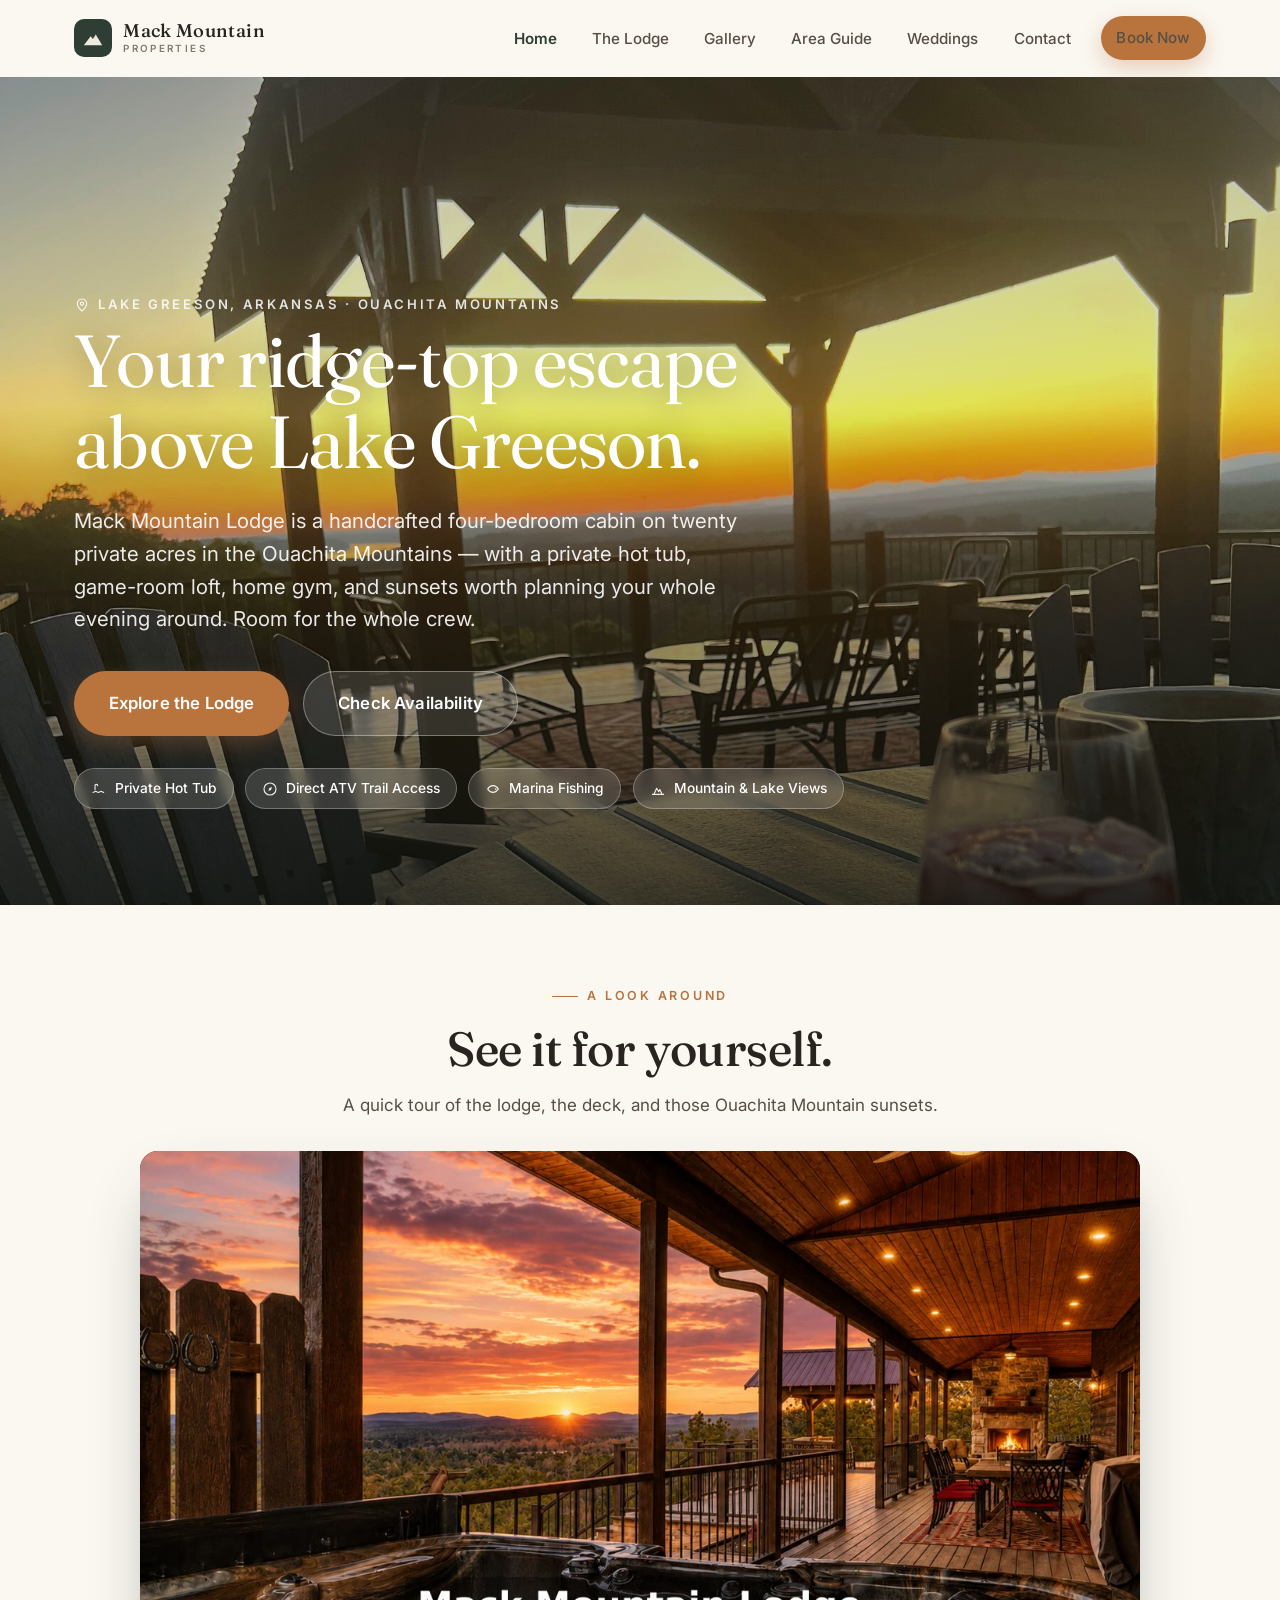
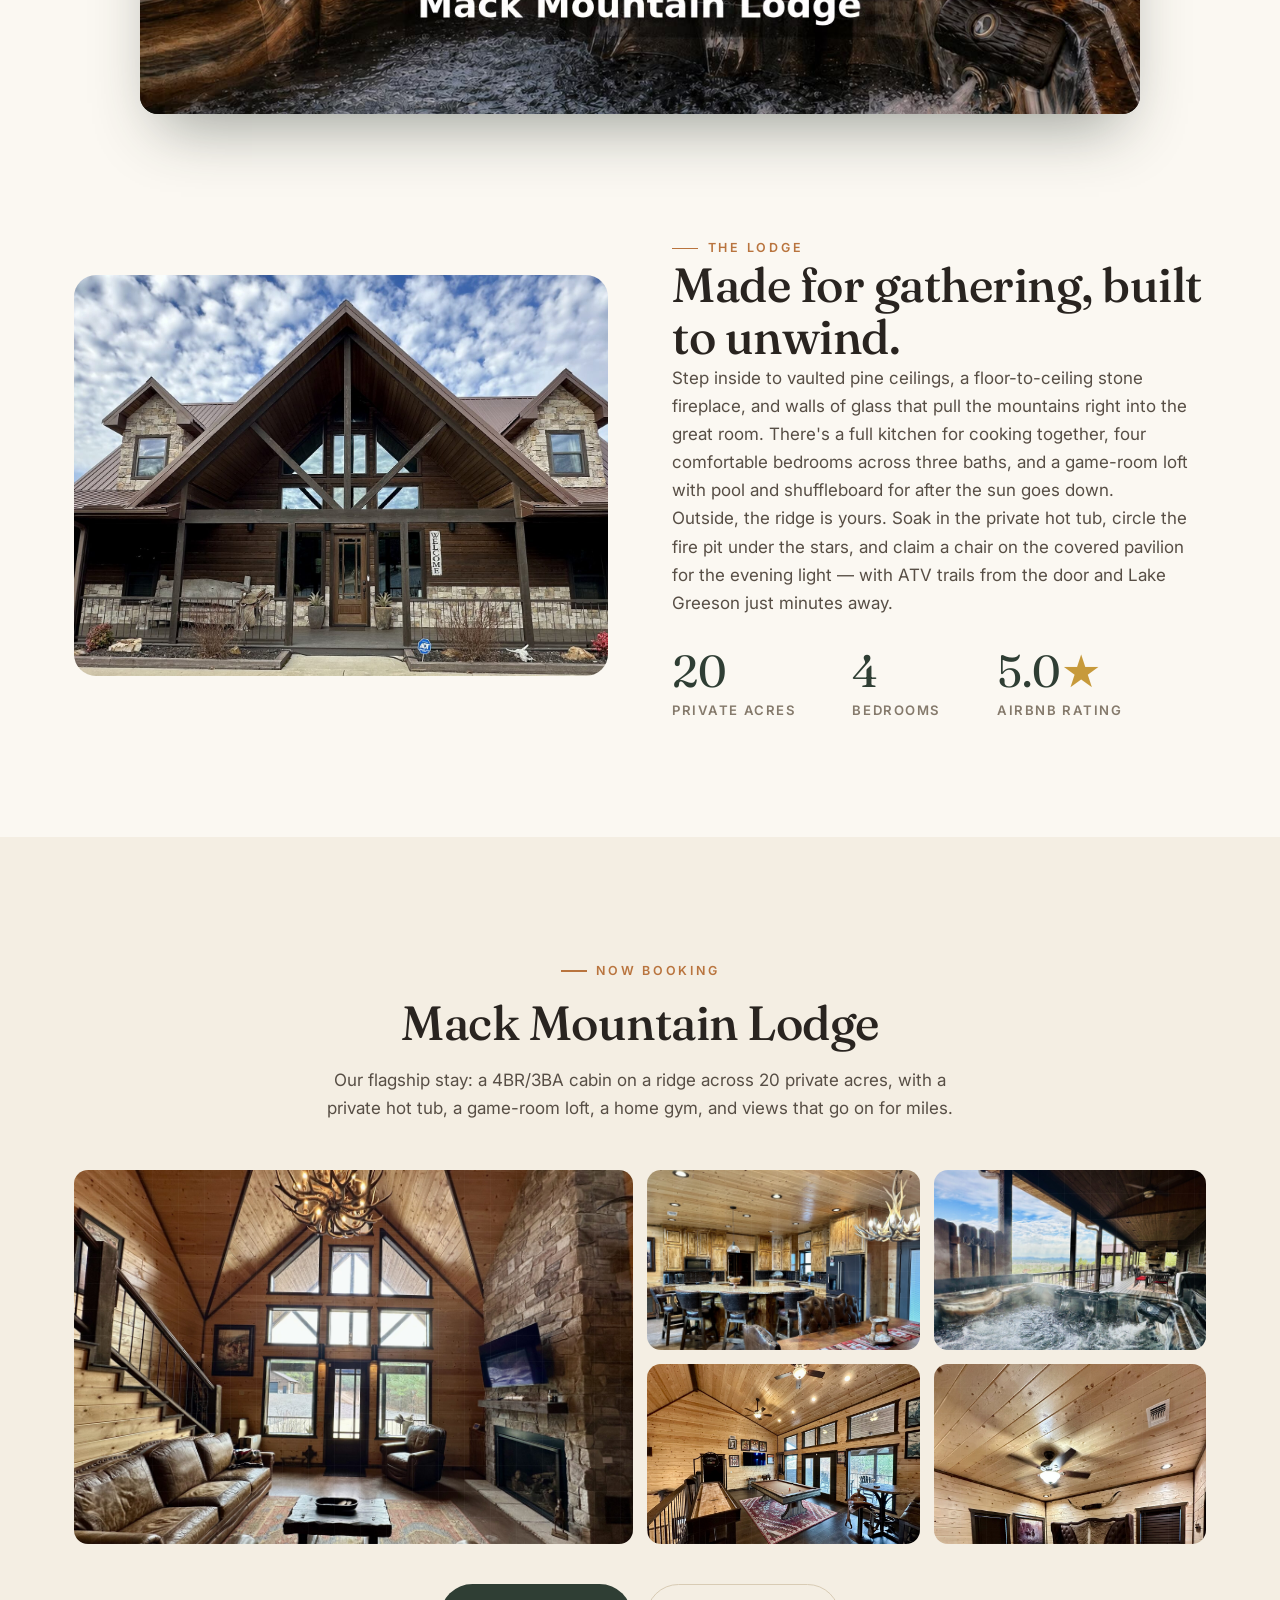
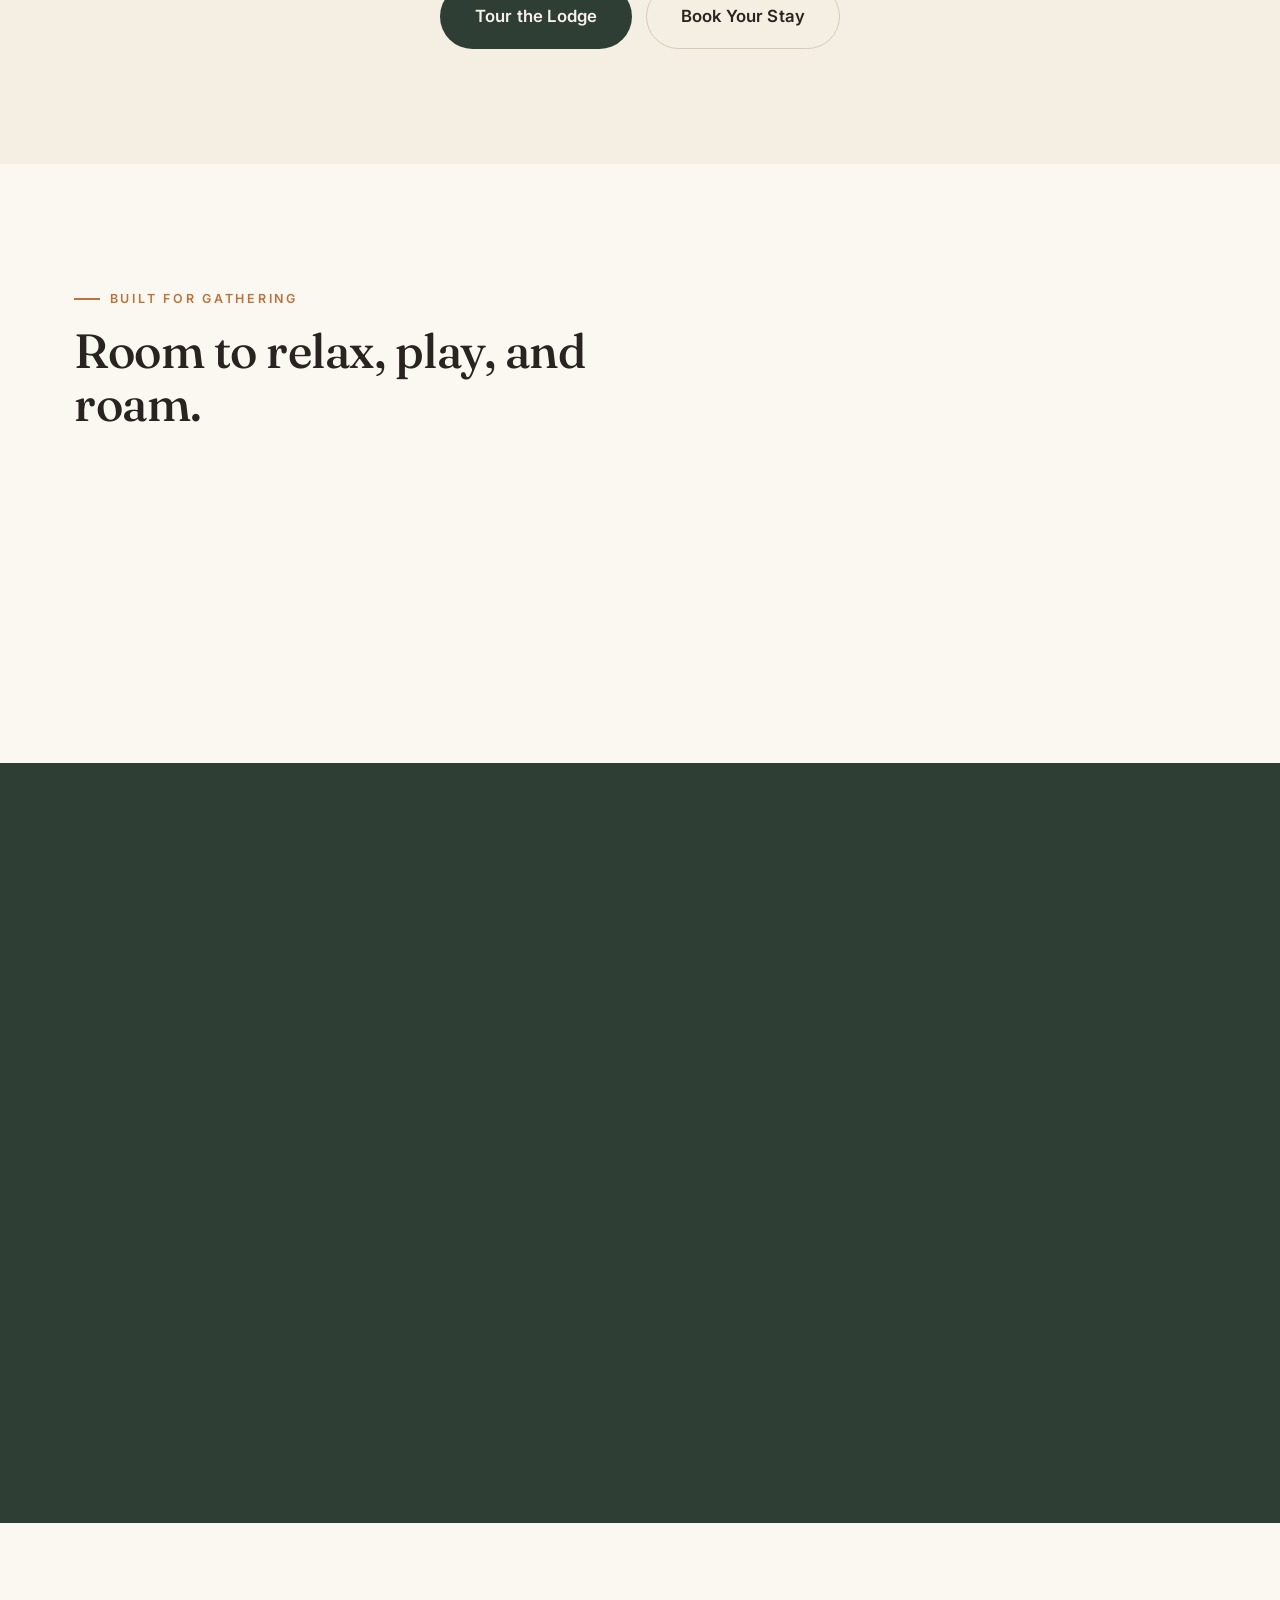
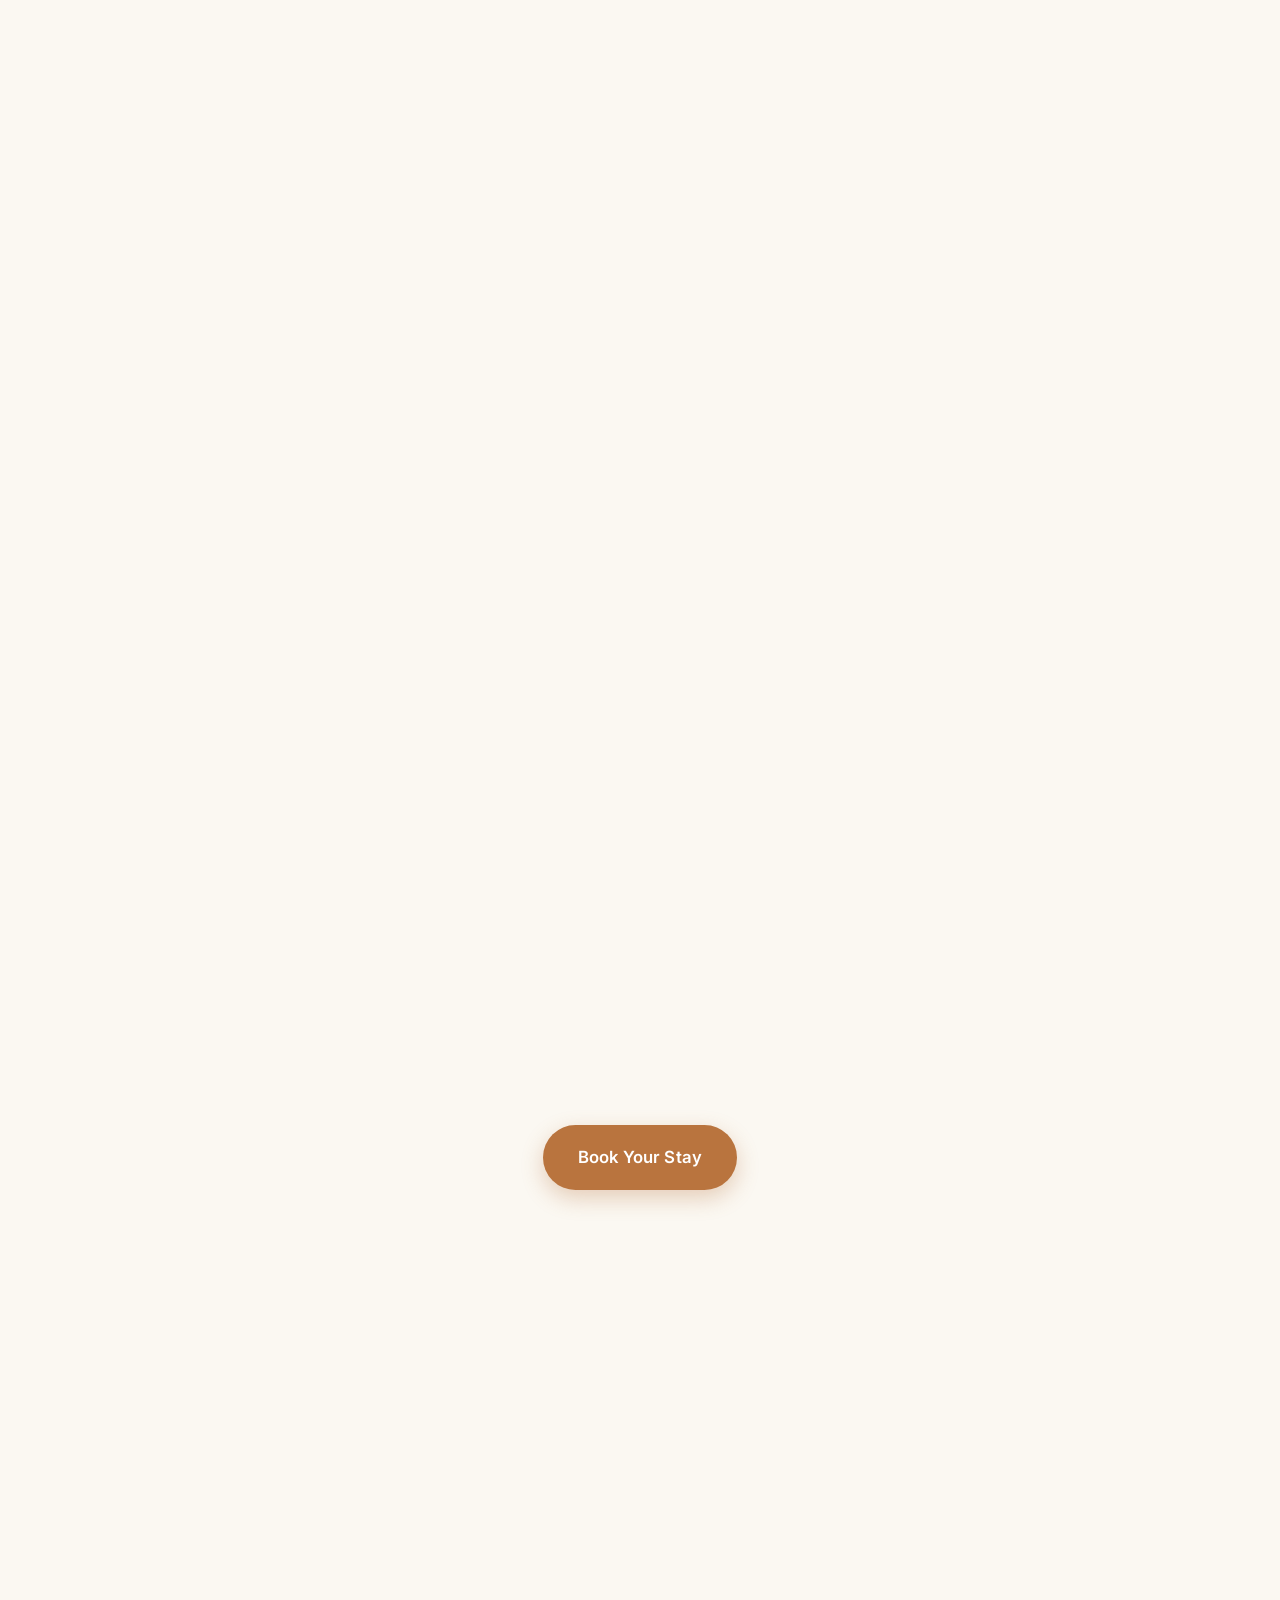
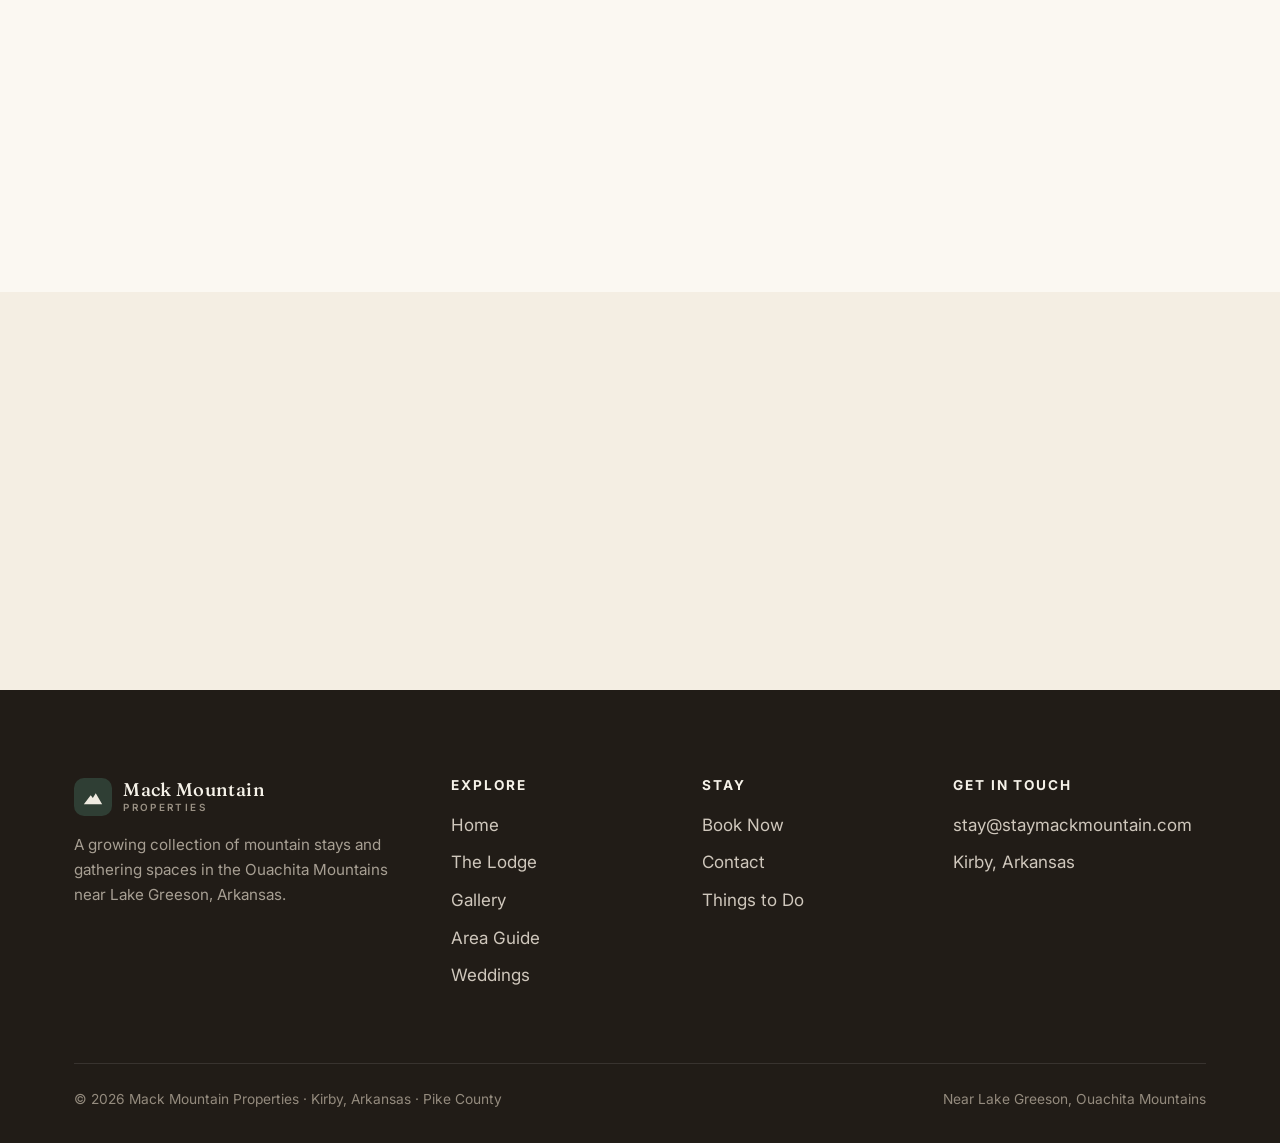
<file: index.html>
<!DOCTYPE html>
<html lang="en">
<head>
<meta charset="UTF-8" />
<meta name="viewport" content="width=device-width, initial-scale=1.0" />
<title>Mack Mountain Properties — Mountain Stays near Lake Greeson, Arkansas</title>
<meta name="description" content="A growing collection of mountain stays and gathering spaces in the Ouachita Mountains near Lake Greeson, Arkansas — starting with Mack Mountain Lodge, a 4BR/3BA retreat on 20 private acres." />
<link rel="preconnect" href="https://fonts.googleapis.com" />
<link rel="preconnect" href="https://fonts.gstatic.com" crossorigin />
<link href="https://fonts.googleapis.com/css2?family=Fraunces:opsz,wght@9..144,400;9..144,500;9..144,600&family=Inter:wght@400;500;600;700&display=swap" rel="stylesheet" />
<link rel="stylesheet" href="css/styles.css" />
<link rel="icon" type="image/png" sizes="32x32" href="images/favicon-32.png" />
<link rel="apple-touch-icon" sizes="180x180" href="images/favicon-180.png" />

</head>
<body>

<!-- ===== Header ===== -->
<header class="site-header">
  <div class="container">
    <nav class="nav" aria-label="Primary">
      <a class="brand" href="index.html" aria-label="Mack Mountain Properties home">
        <span class="mark" aria-hidden="true">
          <svg viewBox="0 0 24 24" fill="none"><path d="M2 20h20L15 8l-3.2 5.2L9.5 10 2 20Z" fill="#EFEAE0"/><path d="M12.4 12.6 15 8l3 5" stroke="#2F3E34" stroke-width="1" opacity=".3"/></svg>
        </span>
        <span class="brand-name">Mack Mountain<small>Properties</small></span>
      </a>
      <button class="nav-toggle" aria-label="Toggle menu" aria-expanded="false"><span></span></button>
      <ul class="nav-links">
        <li><a href="index.html" class="active">Home</a></li>
        <li><a href="lodge.html">The Lodge</a></li><li><a href="gallery.html">Gallery</a></li>
        <li><a href="area-guide.html">Area Guide</a></li>
        <li><a href="weddings.html">Weddings</a></li>
        <li><a href="contact.html">Contact</a></li>
        <li class="nav-cta"><a href="contact.html" class="btn btn--primary js-book">Book Now</a></li>
      </ul>
    </nav>
  </div>
</header>

<main>
<!-- ===== Hero ===== -->
<section class="hero">
  <div class="hero__bg">
    <img src="images/hero-sunset-pavilion.jpg" alt="Sunset over the covered pavilion and deck at Mack Mountain Lodge, overlooking the Ouachita Mountains" style="width:100%;height:100%;object-fit:cover;object-position:center 20%;" />
  </div>
  <div class="container hero__inner">
    <span class="location-tag"><svg width="16" height="16" viewBox="0 0 24 24" fill="none"><path d="M12 21s7-6.3 7-11a7 7 0 1 0-14 0c0 4.7 7 11 7 11Z" stroke="currentColor" stroke-width="1.8"/><circle cx="12" cy="10" r="2.4" stroke="currentColor" stroke-width="1.8"/></svg> Lake Greeson, Arkansas &middot; Ouachita Mountains</span>
    <h1>Your ridge-top escape above Lake Greeson.</h1>
    <p class="lead">Mack Mountain Lodge is a handcrafted four-bedroom cabin on twenty private acres in the Ouachita Mountains — with a private hot tub, game-room loft, home gym, and sunsets worth planning your whole evening around. Room for the whole crew.</p>
    <div class="btn-row">
      <a href="lodge.html" class="btn btn--primary btn--lg">Explore the Lodge</a>
      <a href="contact.html" class="btn btn--light btn--lg js-book">Check Availability</a>
    </div>
    <ul class="feature-strip" aria-label="Highlights">
      <li class="feature-pill"><svg viewBox="0 0 24 24" fill="none"><path d="M3 17c2 0 2-1.5 4-1.5S9 17 11 17s2-1.5 4-1.5S17 17 19 17" stroke="currentColor" stroke-width="1.7" stroke-linecap="round"/><path d="M6 13V7a2 2 0 0 1 4 0" stroke="currentColor" stroke-width="1.7" stroke-linecap="round"/></svg> Private Hot Tub</li>
      <li class="feature-pill"><svg viewBox="0 0 24 24" fill="none"><circle cx="12" cy="12" r="9" stroke="currentColor" stroke-width="1.7"/><path d="m15 9-4 1.5L9.5 15l4-1.5L15 9Z" fill="currentColor"/></svg> Direct ATV Trail Access</li>
      <li class="feature-pill"><svg viewBox="0 0 24 24" fill="none"><path d="M4 12s3-5 8-5 8 5 8 5-3 5-8 5-8-5-8-5Z" stroke="currentColor" stroke-width="1.7"/><circle cx="16" cy="12" r="1.3" fill="currentColor"/></svg> Marina Fishing</li>
      <li class="feature-pill"><svg viewBox="0 0 24 24" fill="none"><path d="M3 20h18M6 20l4-9 3 5 2-3 3 7" stroke="currentColor" stroke-width="1.7" stroke-linejoin="round"/></svg> Mountain &amp; Lake Views</li>
    </ul>
  </div>
</section>

<!-- ===== Video Showcase ===== -->
<section class="section" style="padding-top:clamp(40px,6vw,72px);padding-bottom:0;">
  <div class="container">
    <div class="sec-head center reveal" style="margin-bottom:2rem;">
      <span class="eyebrow" style="justify-content:center;">A Look Around</span>
      <h2>See it for yourself.</h2>
      <p>A quick tour of the lodge, the deck, and those Ouachita Mountain sunsets.</p>
    </div>
    <div class="reveal" style="border-radius:18px;overflow:hidden;box-shadow:0 30px 60px -20px rgba(36,49,40,.45);max-width:1000px;margin-inline:auto;">
      <video src="images/mack-mountain-tour.mp4" poster="images/video-poster.jpg" autoplay muted loop playsinline preload="metadata" aria-label="Short tour of Mack Mountain Lodge" style="width:100%;height:auto;display:block;background:#243128;"></video>
    </div>
  </div>
</section>

<!-- ===== Intro / About ===== -->
<section class="section">
  <div class="container split">
    <div class="split__media reveal">
      <img src="images/exterior-clouds.jpg" alt="The timber-and-stone lodge under dramatic mountain skies" class="ph ratio-4-3" style="object-fit:cover;width:100%;" />
    </div>
    <div class="reveal">
      <span class="eyebrow">The Lodge</span>
      <h2>Made for gathering, built to unwind.</h2>
      <p>Step inside to vaulted pine ceilings, a floor-to-ceiling stone fireplace, and walls of glass that pull the mountains right into the great room. There's a full kitchen for cooking together, four comfortable bedrooms across three baths, and a game-room loft with pool and shuffleboard for after the sun goes down.</p>
      <p>Outside, the ridge is yours. Soak in the private hot tub, circle the fire pit under the stars, and claim a chair on the covered pavilion for the evening light — with ATV trails from the door and Lake Greeson just minutes away.</p>
      <div class="stat-row" style="margin-top:2rem;">
        <div class="stat"><div class="num">20</div><div class="lbl">Private Acres</div></div>
        <div class="stat"><div class="num">4</div><div class="lbl">Bedrooms</div></div>
        <div class="stat"><div class="num">5.0<span style="color:var(--star);">&#9733;</span></div><div class="lbl">Airbnb Rating</div></div>
      </div>
    </div>
  </div>
</section>

<!-- ===== Flagship Lodge ===== -->
<section class="section bg-cream2">
  <div class="container">
    <div class="sec-head center reveal">
      <span class="eyebrow" style="justify-content:center;">Now Booking</span>
      <h2>Mack Mountain Lodge</h2>
      <p>Our flagship stay: a 4BR/3BA cabin on a ridge across 20 private acres, with a private hot tub, a game-room loft, a home gym, and views that go on for miles.</p>
    </div>
    <div class="gallery reveal" style="margin-top:3rem;">
      <div class="ph g-span-2c g-span-2r"><img src="images/greatroom-hero.jpg" alt="Great room with soaring stone fireplace and cathedral windows" style="width:100%;height:100%;object-fit:cover;" /></div>
      <div class="ph"><img src="images/kitchen.jpg" alt="Knotty-alder kitchen with granite island" style="width:100%;height:100%;object-fit:cover;" /></div>
      <div class="ph"><img src="images/hottub.jpg" alt="Private hot tub overlooking the mountains" style="width:100%;height:100%;object-fit:cover;" /></div>
      <div class="ph"><img src="images/gameroom-1.jpg" alt="Game-room loft with pool table and shuffleboard" style="width:100%;height:100%;object-fit:cover;" /></div>
      <div class="ph"><img src="images/bedroom-master.jpg" alt="Master bedroom with tufted leather bed" style="width:100%;height:100%;object-fit:cover;" /></div>
    </div>
    <div class="center" style="margin-top:2.5rem;">
      <div class="btn-row" style="justify-content:center;">
        <a href="lodge.html" class="btn btn--pine btn--lg">Tour the Lodge</a>
        <a href="contact.html" class="btn btn--ghost btn--lg js-book">Book Your Stay</a>
      </div>
    </div>
  </div>
</section>

<!-- ===== Amenities ===== -->
<section class="section">
  <div class="container">
    <div class="sec-head reveal">
      <span class="eyebrow">Built for Gathering</span>
      <h2>Room to relax, play, and roam.</h2>
    </div>
    <div class="grid grid-3" style="margin-top:2.5rem;">
      <div class="feature reveal"><div class="feature__icon"><svg viewBox="0 0 24 24" fill="none"><path d="M3 17c2 0 2-1.5 4-1.5S9 17 11 17s2-1.5 4-1.5S17 17 19 17" stroke="currentColor" stroke-width="1.7" stroke-linecap="round"/><path d="M6 13V7a2 2 0 0 1 4 0M8 5.5V5" stroke="currentColor" stroke-width="1.7" stroke-linecap="round"/></svg></div><div><h4>Private Hot Tub</h4><p>Soak under the stars with an uninterrupted ridge-line view.</p></div></div>
      <div class="feature reveal"><div class="feature__icon"><svg viewBox="0 0 24 24" fill="none"><circle cx="12" cy="12" r="9" stroke="currentColor" stroke-width="1.7"/><path d="m15 9-4 1.5L9.5 15l4-1.5L15 9Z" fill="currentColor"/></svg></div><div><h4>ATV Trail Access</h4><p>Ride straight onto the Bear Creek Trail system from the property.</p></div></div>
      <div class="feature reveal"><div class="feature__icon"><svg viewBox="0 0 24 24" fill="none"><rect x="4" y="8" width="16" height="9" rx="1.5" stroke="currentColor" stroke-width="1.7"/><circle cx="8.5" cy="12.5" r="1" fill="currentColor"/><circle cx="15.5" cy="12.5" r="1" fill="currentColor"/></svg></div><div><h4>Game-Room Loft</h4><p>Pool table, shuffleboard, and a big-screen — the after-dark headquarters.</p></div></div>
      <div class="feature reveal"><div class="feature__icon"><svg viewBox="0 0 24 24" fill="none"><path d="M4 9v6M20 9v6M4 12h16M7 8v8M17 8v8" stroke="currentColor" stroke-width="1.7" stroke-linecap="round"/></svg></div><div><h4>Home Gym</h4><p>A fully-equipped fitness building — rack, cardio, and forest views.</p></div></div>
      <div class="feature reveal"><div class="feature__icon"><svg viewBox="0 0 24 24" fill="none"><path d="M12 21c3.5 0 6-2.4 6-5.6 0-3.5-3-5-2.4-8.4C13 8 11 9.6 11 12c-1.2-.6-1.6-2-1.4-3.4C7.8 9.8 6 12 6 15.4 6 18.6 8.5 21 12 21Z" stroke="currentColor" stroke-width="1.6" stroke-linejoin="round"/></svg></div><div><h4>Fire Pit &amp; Decks</h4><p>Gather around the fire or take in the sunset from the covered pavilion.</p></div></div>
      <div class="feature reveal"><div class="feature__icon"><svg viewBox="0 0 24 24" fill="none"><path d="M4 12s3-5 8-5 8 5 8 5-3 5-8 5-8-5-8-5Z" stroke="currentColor" stroke-width="1.7"/><circle cx="16" cy="12" r="1.3" fill="currentColor"/></svg></div><div><h4>Lake &amp; Marina</h4><p>Fishing, boating, and swimming minutes away on Lake Greeson.</p></div></div>
    </div>
  </div>
</section>

<!-- ===== The Setting ===== -->
<section class="section bg-pine">
  <div class="container split split--media-right">
    <div class="split__media reveal">
      <img src="images/firepit.jpg" alt="Fire pit and Adirondack chairs with a distant lake view" class="ph ratio-4-3" style="object-fit:cover;width:100%;" />
    </div>
    <div class="reveal">
      <span class="eyebrow">The Setting</span>
      <h2>Lake Greeson &amp; the Ouachita Mountains.</h2>
      <p>Crystal water, pine-covered ridges, and some of the best fishing and water sports in Arkansas — all right outside the door. The lodge looks out over Daisy State Park and the lake: cast a line at the marina, hit the water, ride the trails, or drive over to Crater of Diamonds State Park and dig for the real thing.</p>
      <ul class="pill-list" style="margin:1.5rem 0 2rem;">
        <li>Bear Creek ATV Trail</li>
        <li>Lake Greeson Marina</li>
        <li>Daisy State Park</li>
        <li>Fishing &amp; Water Sports</li>
        <li>Kayaking &amp; Hiking</li>
        <li>Crater of Diamonds</li>
      </ul>
      <a href="area-guide.html" class="btn btn--light">See the Area Guide</a>
    </div>
  </div>
</section>

<!-- ===== Guest Reviews ===== -->
<section class="section">
  <div class="container">
    <div class="reviews-head center reveal" style="text-align:center;max-width:660px;margin-inline:auto;">
      <span class="eyebrow" style="justify-content:center;">Guest Reviews</span>
      <h2>Guests don't want to leave.</h2>
      <div class="rating-line"><span class="stars-lg2" aria-hidden="true"></span> <strong>5.0</strong> <span>rated by guests on Airbnb</span></div>
      <p class="hosts-note">Personally hosted by <strong>Wendy &amp; Cherri</strong></p>
    </div>
    <div class="grid grid-2 reveal" style="margin-top:2.6rem;">
      <figure class="quote-card">
        <span class="stars5" aria-label="5 out of 5 stars"></span>
        <blockquote>&ldquo;From the moment we arrived, we knew this place was something special. The views were absolutely breathtaking, the beds unbelievably comfortable &mdash; a truly first-class retreat.&rdquo;</blockquote>
        <figcaption class="who"><strong>Mary</strong>Recent stay &middot; 2026</figcaption>
      </figure>
      <figure class="quote-card">
        <span class="stars5" aria-label="5 out of 5 stars"></span>
        <blockquote>&ldquo;One of the best places my group and I have ever stayed. The cabin was amazing &mdash; it had everything we needed, and the location was perfect. We can't wait to book again.&rdquo;</blockquote>
        <figcaption class="who"><strong>Blair</strong>Gilmer, Texas &middot; June 2026</figcaption>
      </figure>
      <figure class="quote-card">
        <span class="stars5" aria-label="5 out of 5 stars"></span>
        <blockquote>&ldquo;The home is absolutely beautiful, and the views are amazing! The hot tub made our evenings even more special. It really felt like a home away from home.&rdquo;</blockquote>
        <figcaption class="who"><strong>Amanda</strong>Nashville, Tennessee &middot; March 2026</figcaption>
      </figure>
      <figure class="quote-card">
        <span class="stars5" aria-label="5 out of 5 stars"></span>
        <blockquote>&ldquo;This home is beautiful inside and out. Plenty of room for everyone, comfortable beds, and spotless. Watching the 4th of July fireworks from the patio was a bonus!&rdquo;</blockquote>
        <figcaption class="who"><strong>Rebecca &amp; Ross</strong>Montgomery, Alabama &middot; July 2026</figcaption>
      </figure>
      <figure class="quote-card">
        <span class="stars5" aria-label="5 out of 5 stars"></span>
        <blockquote>&ldquo;A gorgeous retreat for a couple of days. Ample space to lounge around outside, plenty of cooking supplies, and a very quiet location.&rdquo;</blockquote>
        <figcaption class="who"><strong>Laura</strong>Stayed a few nights &middot; March 2026</figcaption>
      </figure>
      <figure class="quote-card">
        <span class="stars5" aria-label="5 out of 5 stars"></span>
        <blockquote>&ldquo;The place was beautiful and the hosts were so responsive and helpful. Our family will be coming back again for sure!&rdquo;</blockquote>
        <figcaption class="who"><strong>Verified guest</strong>Stayed with kids &middot; March 2026</figcaption>
      </figure>
    </div>
    <div class="center" style="margin-top:2rem;">
      <a href="contact.html" class="btn btn--primary btn--lg js-book">Book Your Stay</a>
    </div>
  </div>
</section>

<!-- ===== Weddings teaser ===== -->
<section class="section">
  <div class="container split">
    <div class="split__media reveal">
      <img src="images/deck-pavilion.jpg" alt="Covered deck pavilion — a future gathering and event space" class="ph ratio-3-2" style="object-fit:cover;width:100%;" />
    </div>
    <div class="reveal">
      <span class="badge badge--soon" style="margin-bottom:1rem;">Coming Soon</span>
      <h2>Weddings &amp; Gatherings</h2>
      <p>We're building something special for the moments worth gathering for — a mountain-top setting for weddings, reunions, and celebrations, with the same care that shaped the lodge.</p>
      <p>Planning ahead? Tell us what you have in mind and we'll keep you posted as it comes together.</p>
      <a href="weddings.html" class="btn btn--pine" style="margin-top:0.5rem;">See What's Coming</a>
    </div>
  </div>
</section>

<!-- ===== CTA band ===== -->
<section class="section--tight bg-cream2">
  <div class="container center reveal">
    <span class="eyebrow" style="justify-content:center;">Your Mountain Escape Awaits</span>
    <h2 style="max-width:16ch;margin:1rem auto 0;">Ready to plan your stay on the mountain?</h2>
    <div class="btn-row" style="justify-content:center;margin-top:1.8rem;">
      <a href="contact.html" class="btn btn--primary btn--lg js-book">Book the Lodge</a>
      <a href="contact.html" class="btn btn--ghost btn--lg">Get in Touch</a>
    </div>
  </div>
</section>
</main>

<!-- ===== Footer ===== -->
<footer class="site-footer">
  <div class="container">
    <div class="footer-grid">
      <div class="footer-brand">
        <a class="brand" href="index.html">
          <span class="mark" aria-hidden="true"><svg viewBox="0 0 24 24" fill="none"><path d="M2 20h20L15 8l-3.2 5.2L9.5 10 2 20Z" fill="#EFEAE0"/></svg></span>
          <span class="brand-name">Mack Mountain<small>Properties</small></span>
        </a>
        <p>A growing collection of mountain stays and gathering spaces in the Ouachita Mountains near Lake Greeson, Arkansas.</p>
      </div>
      <div>
        <h4>Explore</h4>
        <ul class="footer-links">
          <li><a href="index.html">Home</a></li>
          <li><a href="lodge.html">The Lodge</a></li><li><a href="gallery.html">Gallery</a></li>
          <li><a href="area-guide.html">Area Guide</a></li>
          <li><a href="weddings.html">Weddings</a></li>
        </ul>
      </div>
      <div>
        <h4>Stay</h4>
        <ul class="footer-links">
          <li><a href="contact.html" class="js-book">Book Now</a></li>
          <li><a href="contact.html">Contact</a></li>
          <li><a href="area-guide.html">Things to Do</a></li>
        </ul>
      </div>
      <div>
        <h4>Get in Touch</h4>
        <ul class="footer-links">
          <li><a class="js-email" href="contact.html">stay@staymackmountain.com</a></li>
          <li data-phone-wrap style="display:none;"><a class="js-phone" href="#">Call us</a></li>
          <li>Kirby, Arkansas</li>
        </ul>
        <div class="socials" style="margin-top:1rem;">
          <a class="js-instagram" href="#" aria-label="Instagram" style="display:none;"><svg viewBox="0 0 24 24" fill="none"><rect x="4" y="4" width="16" height="16" rx="4.5" stroke="currentColor" stroke-width="1.7"/><circle cx="12" cy="12" r="3.4" stroke="currentColor" stroke-width="1.7"/><circle cx="16.6" cy="7.4" r="1" fill="currentColor"/></svg></a>
          <a class="js-facebook" href="#" aria-label="Facebook" style="display:none;"><svg viewBox="0 0 24 24" fill="none"><path d="M14 8.5h2V5.6h-2.3C11.5 5.6 10 7 10 9.2V11H8v2.9h2V21h3v-7.1h2.2l.4-2.9H13V9.4c0-.6.3-.9 1-.9Z" fill="currentColor"/></svg></a>
        </div>
      </div>
    </div>
    <div class="footer-bottom">
      <span>&copy; <span class="js-year">2026</span> Mack Mountain Properties &middot; Kirby, Arkansas &middot; Pike County</span>
      <span>Near Lake Greeson, Ouachita Mountains</span>
    </div>
  </div>
</footer>

<script src="js/main.js"></script>
</body>
</html>
</file>
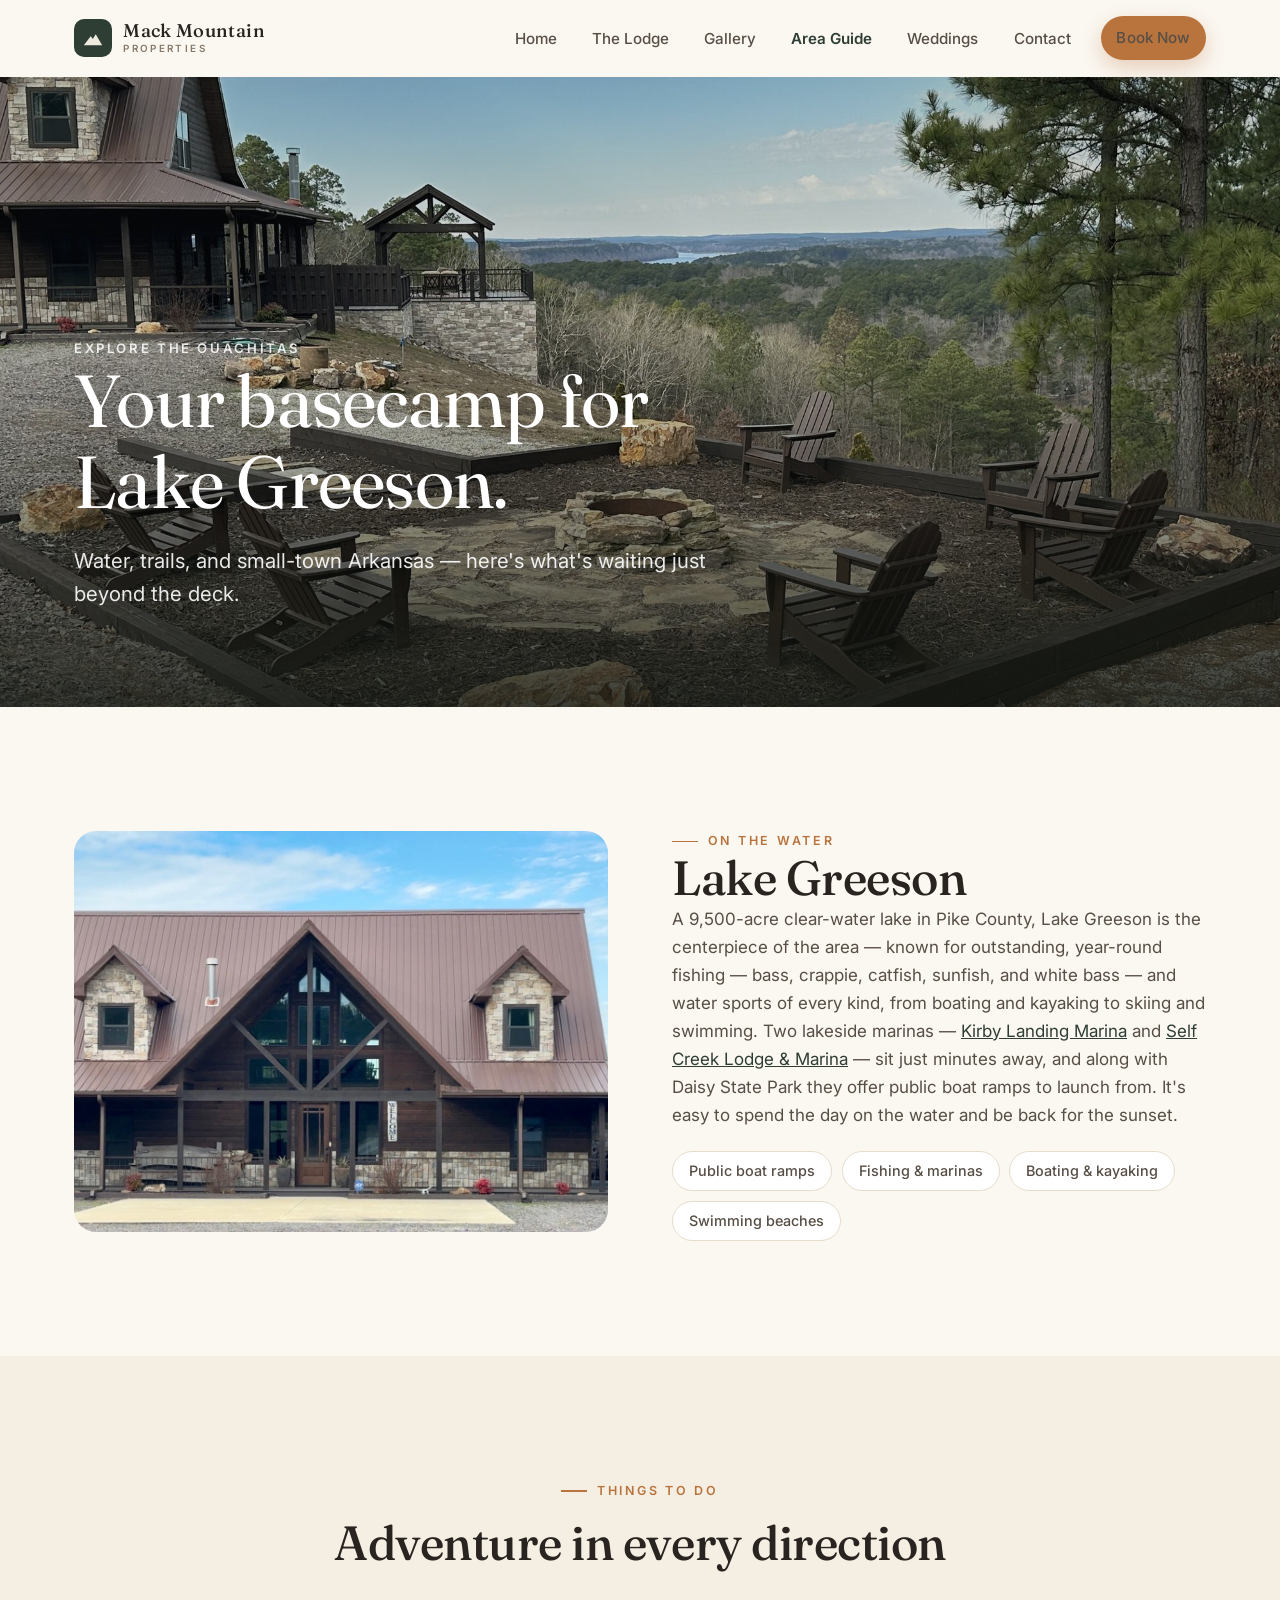
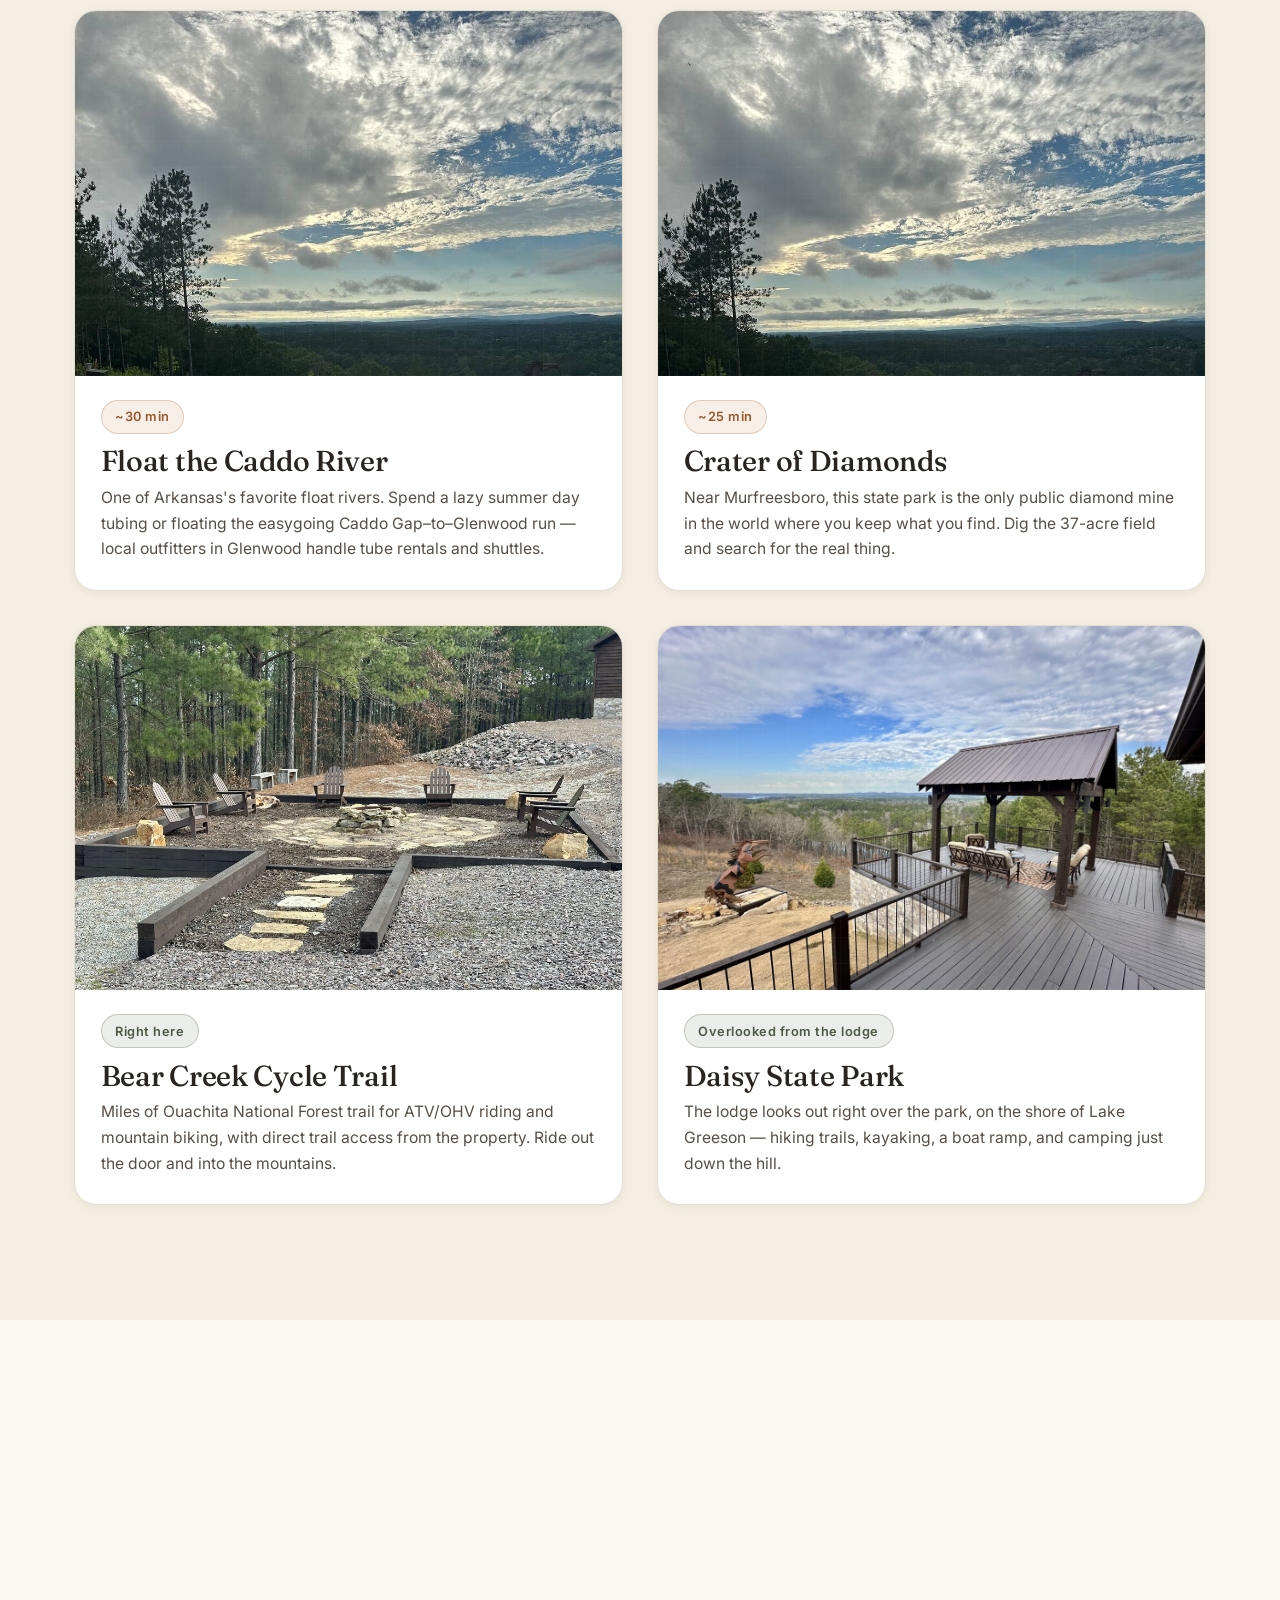
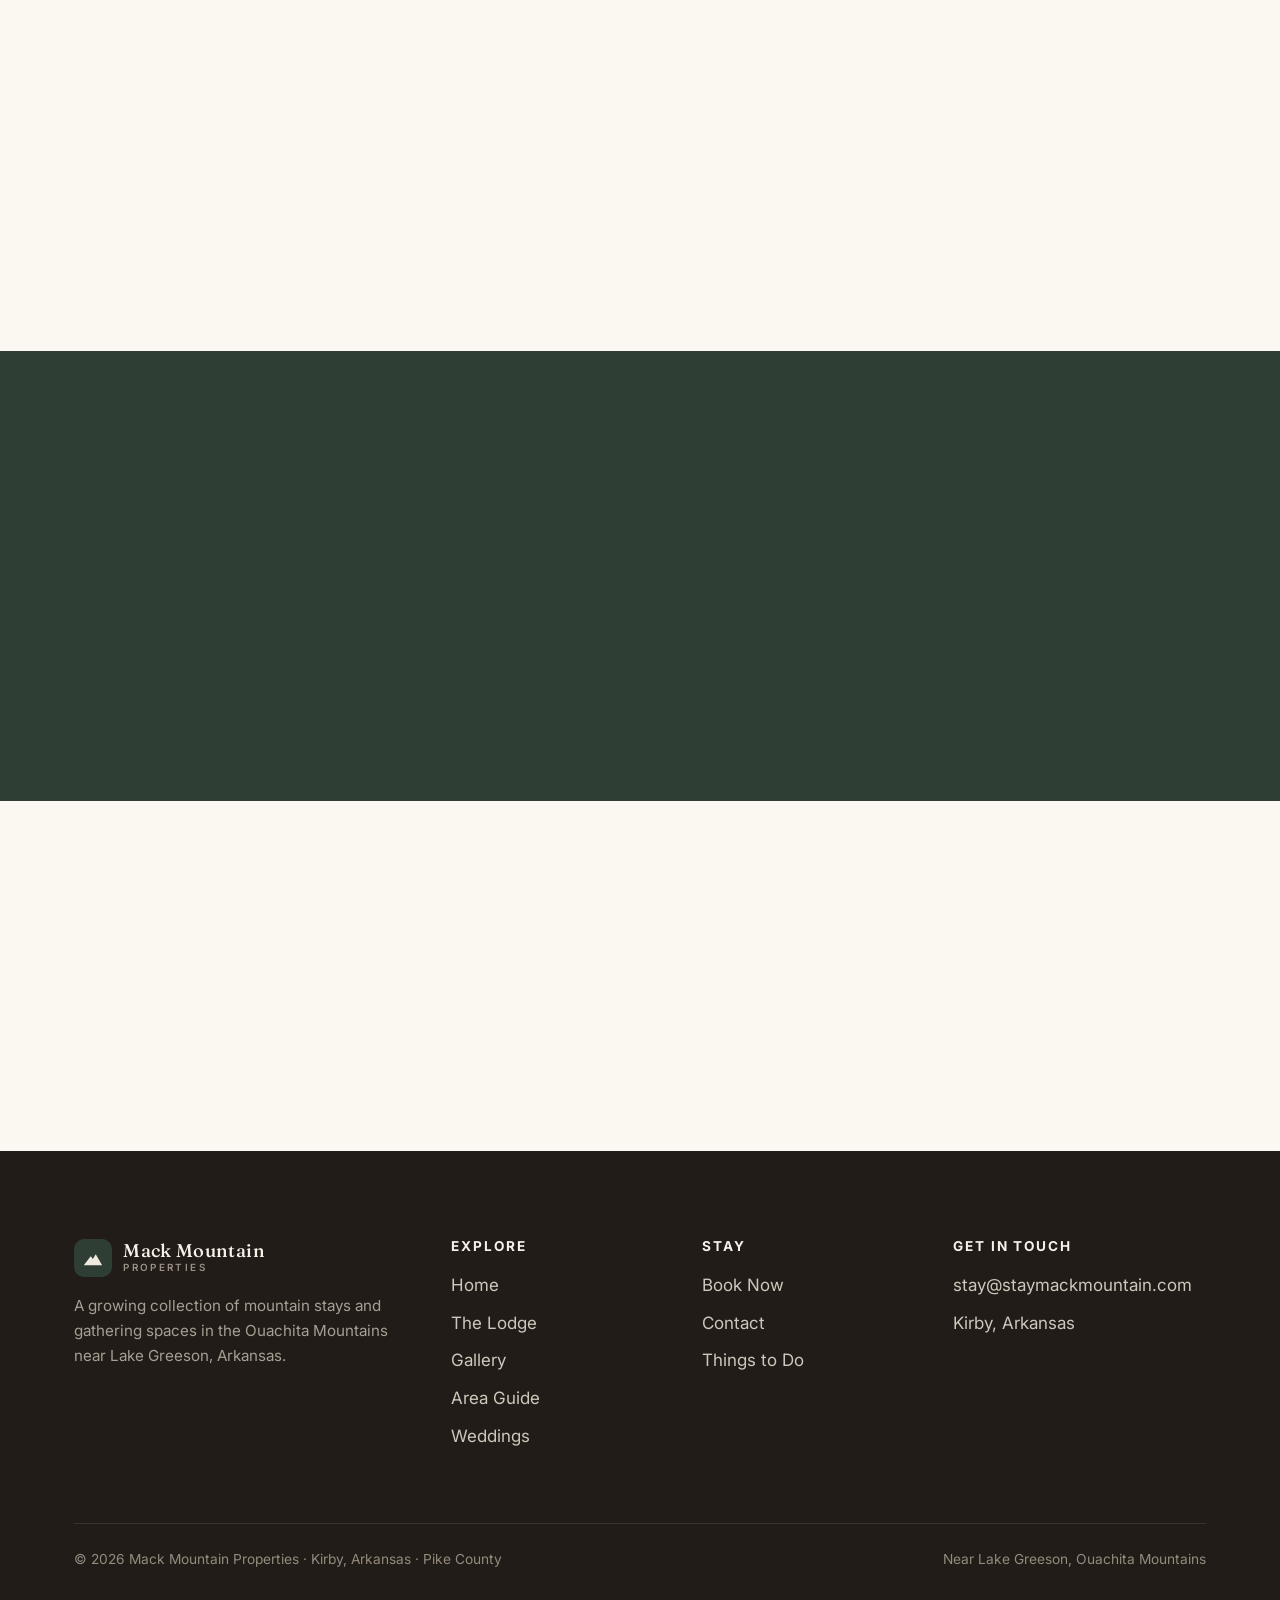
<file: area-guide.html>
<!DOCTYPE html>
<html lang="en">
<head>
<meta charset="UTF-8" />
<meta name="viewport" content="width=device-width, initial-scale=1.0" />
<title>Area Guide — Lake Greeson &amp; the Ouachitas | Mack Mountain Properties</title>
<meta name="description" content="What to do near Mack Mountain Lodge: Lake Greeson fishing and water sports, floating the Caddo River, Daisy State Park, the Bear Creek Cycle Trail, and Crater of Diamonds State Park — all near Kirby, Arkansas." />
<link rel="preconnect" href="https://fonts.googleapis.com" />
<link rel="preconnect" href="https://fonts.gstatic.com" crossorigin />
<link href="https://fonts.googleapis.com/css2?family=Fraunces:opsz,wght@9..144,400;9..144,500;9..144,600&family=Inter:wght@400;500;600;700&display=swap" rel="stylesheet" />
<link rel="stylesheet" href="css/styles.css" />
<link rel="icon" type="image/png" sizes="32x32" href="images/favicon-32.png" />
<link rel="apple-touch-icon" sizes="180x180" href="images/favicon-180.png" />

</head>
<body>

<header class="site-header">
  <div class="container">
    <nav class="nav" aria-label="Primary">
      <a class="brand" href="index.html" aria-label="Mack Mountain Properties home">
        <span class="mark" aria-hidden="true"><svg viewBox="0 0 24 24" fill="none"><path d="M2 20h20L15 8l-3.2 5.2L9.5 10 2 20Z" fill="#EFEAE0"/></svg></span>
        <span class="brand-name">Mack Mountain<small>Properties</small></span>
      </a>
      <button class="nav-toggle" aria-label="Toggle menu" aria-expanded="false"><span></span></button>
      <ul class="nav-links">
        <li><a href="index.html">Home</a></li>
        <li><a href="lodge.html">The Lodge</a></li><li><a href="gallery.html">Gallery</a></li>
        <li><a href="area-guide.html" class="active">Area Guide</a></li>
        <li><a href="weddings.html">Weddings</a></li>
        <li><a href="contact.html">Contact</a></li>
        <li class="nav-cta"><a href="contact.html" class="btn btn--primary js-book">Book Now</a></li>
      </ul>
    </nav>
  </div>
</header>

<main>
<!-- Hero -->
<section class="hero" style="min-height:70vh;">
  <div class="hero__bg">
    <img src="images/firepit.jpg" alt="Fire pit overlooking the lake and Ouachita Mountains at dusk" style="width:100%;height:100%;object-fit:cover;" />
  </div>
  <div class="container hero__inner">
    <span class="location-tag">Explore the Ouachitas</span>
    <h1>Your basecamp for Lake Greeson.</h1>
    <p class="lead">Water, trails, and small-town Arkansas — here's what's waiting just beyond the deck.</p>
  </div>
</section>

<!-- On the water -->
<section class="section">
  <div class="container split">
    <div class="split__media reveal"><img src="images/exterior-wide.jpg" alt="The lodge with the mountain landscape beyond" class="ph ratio-4-3" style="object-fit:cover;width:100%;" /></div>
    <div class="reveal">
      <span class="eyebrow">On the Water</span>
      <h2>Lake Greeson</h2>
      <p>A 9,500-acre clear-water lake in Pike County, Lake Greeson is the centerpiece of the area — known for outstanding, year-round fishing — bass, crappie, catfish, sunfish, and white bass — and water sports of every kind, from boating and kayaking to skiing and swimming. Two lakeside marinas — <a href="https://www.kirbylandingmarina.com/" target="_blank" rel="noopener" style="color:var(--pine);text-decoration:underline;">Kirby Landing Marina</a> and <a href="https://selfcreek.com/" target="_blank" rel="noopener" style="color:var(--pine);text-decoration:underline;">Self Creek Lodge &amp; Marina</a> — sit just minutes away, and along with Daisy State Park they offer public boat ramps to launch from. It's easy to spend the day on the water and be back for the sunset.</p>
      <ul class="pill-list" style="margin-top:1.4rem;"><li>Public boat ramps</li><li>Fishing &amp; marinas</li><li>Boating &amp; kayaking</li><li>Swimming beaches</li></ul>
    </div>
  </div>
</section>

<!-- Cards -->
<section class="section bg-cream2">
  <div class="container">
    <div class="sec-head center reveal"><span class="eyebrow" style="justify-content:center;">Things to Do</span><h2>Adventure in every direction</h2></div>
    <div class="grid grid-2 reveal" style="margin-top:2.5rem;">
      <article class="card">
        <div class="ph ratio-3-2"><img src="images/meadow.jpg" alt="Ouachita river country near Glenwood, Arkansas" style="width:100%;height:100%;object-fit:cover;" /></div>
        <div class="card__body"><span class="badge badge--amber" style="margin-bottom:.7rem;">~30 min</span><h3>Float the Caddo River</h3><p>One of Arkansas's favorite float rivers. Spend a lazy summer day tubing or floating the easygoing Caddo Gap–to–Glenwood run — local outfitters in Glenwood handle tube rentals and shuttles.</p></div>
      </article>
      <article class="card">
        <div class="ph ratio-3-2"><img src="images/land.jpg" alt="Rolling Ouachita landscape" style="width:100%;height:100%;object-fit:cover;" /></div>
        <div class="card__body"><span class="badge badge--amber" style="margin-bottom:.7rem;">~25 min</span><h3>Crater of Diamonds</h3><p>Near Murfreesboro, this state park is the only public diamond mine in the world where you keep what you find. Dig the 37-acre field and search for the real thing.</p></div>
      </article>
      <article class="card">
        <div class="ph ratio-3-2"><img src="images/firepit-path.jpg" alt="Wooded trail near the property" style="width:100%;height:100%;object-fit:cover;" /></div>
        <div class="card__body"><span class="badge badge--soon" style="margin-bottom:.7rem;">Right here</span><h3>Bear Creek Cycle Trail</h3><p>Miles of Ouachita National Forest trail for ATV/OHV riding and mountain biking, with direct trail access from the property. Ride out the door and into the mountains.</p></div>
      </article>
      <article class="card">
        <div class="ph ratio-3-2"><img src="images/deck-pavilion.jpg" alt="View over the forest and lake from the lodge" style="width:100%;height:100%;object-fit:cover;" /></div>
        <div class="card__body"><span class="badge badge--soon" style="margin-bottom:.7rem;">Overlooked from the lodge</span><h3>Daisy State Park</h3><p>The lodge looks out right over the park, on the shore of Lake Greeson — hiking trails, kayaking, a boat ramp, and camping just down the hill.</p></div>
      </article>
    </div>
  </div>
</section>

<!-- On the trails -->
<section class="section">
  <div class="container split split--media-right">
    <div class="split__media reveal"><img src="images/deck-pavilion.jpg" alt="Covered pavilion with a view of the surrounding forest" class="ph ratio-4-3" style="object-fit:cover;width:100%;" /></div>
    <div class="reveal">
      <span class="eyebrow">On the Trails</span>
      <h2>Ride, hike, and roam</h2>
      <p>The lodge sits in the heart of Ouachita National Forest country — one of the best riding and hiking regions in the state. Roll out onto the Bear Creek trail system straight from the property, or lace up for forest hikes, waterfalls, and overlooks scattered through the mountains.</p>
      <p>Bring the ATVs and side-by-sides — direct trail access is one of the things that makes this spot special.</p>
    </div>
  </div>
</section>

<!-- Small town -->
<section class="section bg-pine">
  <div class="container center reveal measure-wide" style="margin-inline:auto;">
    <span class="eyebrow" style="justify-content:center;">Small-Town Arkansas</span>
    <h2>Kirby, Murfreesboro &amp; Glenwood</h2>
    <p>Stock up in nearby Kirby and Glenwood, grab a bite in Murfreesboro, and settle into the slower pace of the Ouachitas. It's the kind of country where the drive is part of the fun and the stars actually come out at night.</p>
  </div>
</section>

<!-- CTA -->
<section class="section--tight">
  <div class="container center reveal">
    <h2 style="max-width:18ch;margin:0 auto;">Make the lodge your basecamp.</h2>
    <div class="btn-row" style="justify-content:center;margin-top:1.6rem;">
      <a href="contact.html" class="btn btn--primary btn--lg js-book">Book Your Stay</a>
      <a href="lodge.html" class="btn btn--ghost btn--lg">Tour the Lodge</a>
    </div>
  </div>
</section>
</main>

<footer class="site-footer">
  <div class="container">
    <div class="footer-grid">
      <div class="footer-brand">
        <a class="brand" href="index.html"><span class="mark" aria-hidden="true"><svg viewBox="0 0 24 24" fill="none"><path d="M2 20h20L15 8l-3.2 5.2L9.5 10 2 20Z" fill="#EFEAE0"/></svg></span><span class="brand-name">Mack Mountain<small>Properties</small></span></a>
        <p>A growing collection of mountain stays and gathering spaces in the Ouachita Mountains near Lake Greeson, Arkansas.</p>
      </div>
      <div><h4>Explore</h4><ul class="footer-links"><li><a href="index.html">Home</a></li><li><a href="lodge.html">The Lodge</a></li><li><a href="gallery.html">Gallery</a></li><li><a href="area-guide.html">Area Guide</a></li><li><a href="weddings.html">Weddings</a></li></ul></div>
      <div><h4>Stay</h4><ul class="footer-links"><li><a href="contact.html" class="js-book">Book Now</a></li><li><a href="contact.html">Contact</a></li><li><a href="area-guide.html">Things to Do</a></li></ul></div>
      <div><h4>Get in Touch</h4><ul class="footer-links"><li><a class="js-email" href="contact.html">stay@staymackmountain.com</a></li><li data-phone-wrap style="display:none;"><a class="js-phone" href="#">Call us</a></li><li>Kirby, Arkansas</li></ul>
        <div class="socials" style="margin-top:1rem;"><a class="js-instagram" href="#" aria-label="Instagram" style="display:none;"><svg viewBox="0 0 24 24" fill="none"><rect x="4" y="4" width="16" height="16" rx="4.5" stroke="currentColor" stroke-width="1.7"/><circle cx="12" cy="12" r="3.4" stroke="currentColor" stroke-width="1.7"/><circle cx="16.6" cy="7.4" r="1" fill="currentColor"/></svg></a><a class="js-facebook" href="#" aria-label="Facebook" style="display:none;"><svg viewBox="0 0 24 24" fill="none"><path d="M14 8.5h2V5.6h-2.3C11.5 5.6 10 7 10 9.2V11H8v2.9h2V21h3v-7.1h2.2l.4-2.9H13V9.4c0-.6.3-.9 1-.9Z" fill="currentColor"/></svg></a></div>
      </div>
    </div>
    <div class="footer-bottom"><span>&copy; <span class="js-year">2026</span> Mack Mountain Properties &middot; Kirby, Arkansas &middot; Pike County</span><span>Near Lake Greeson, Ouachita Mountains</span></div>
  </div>
</footer>

<script src="js/main.js"></script>
</body>
</html>
</file>
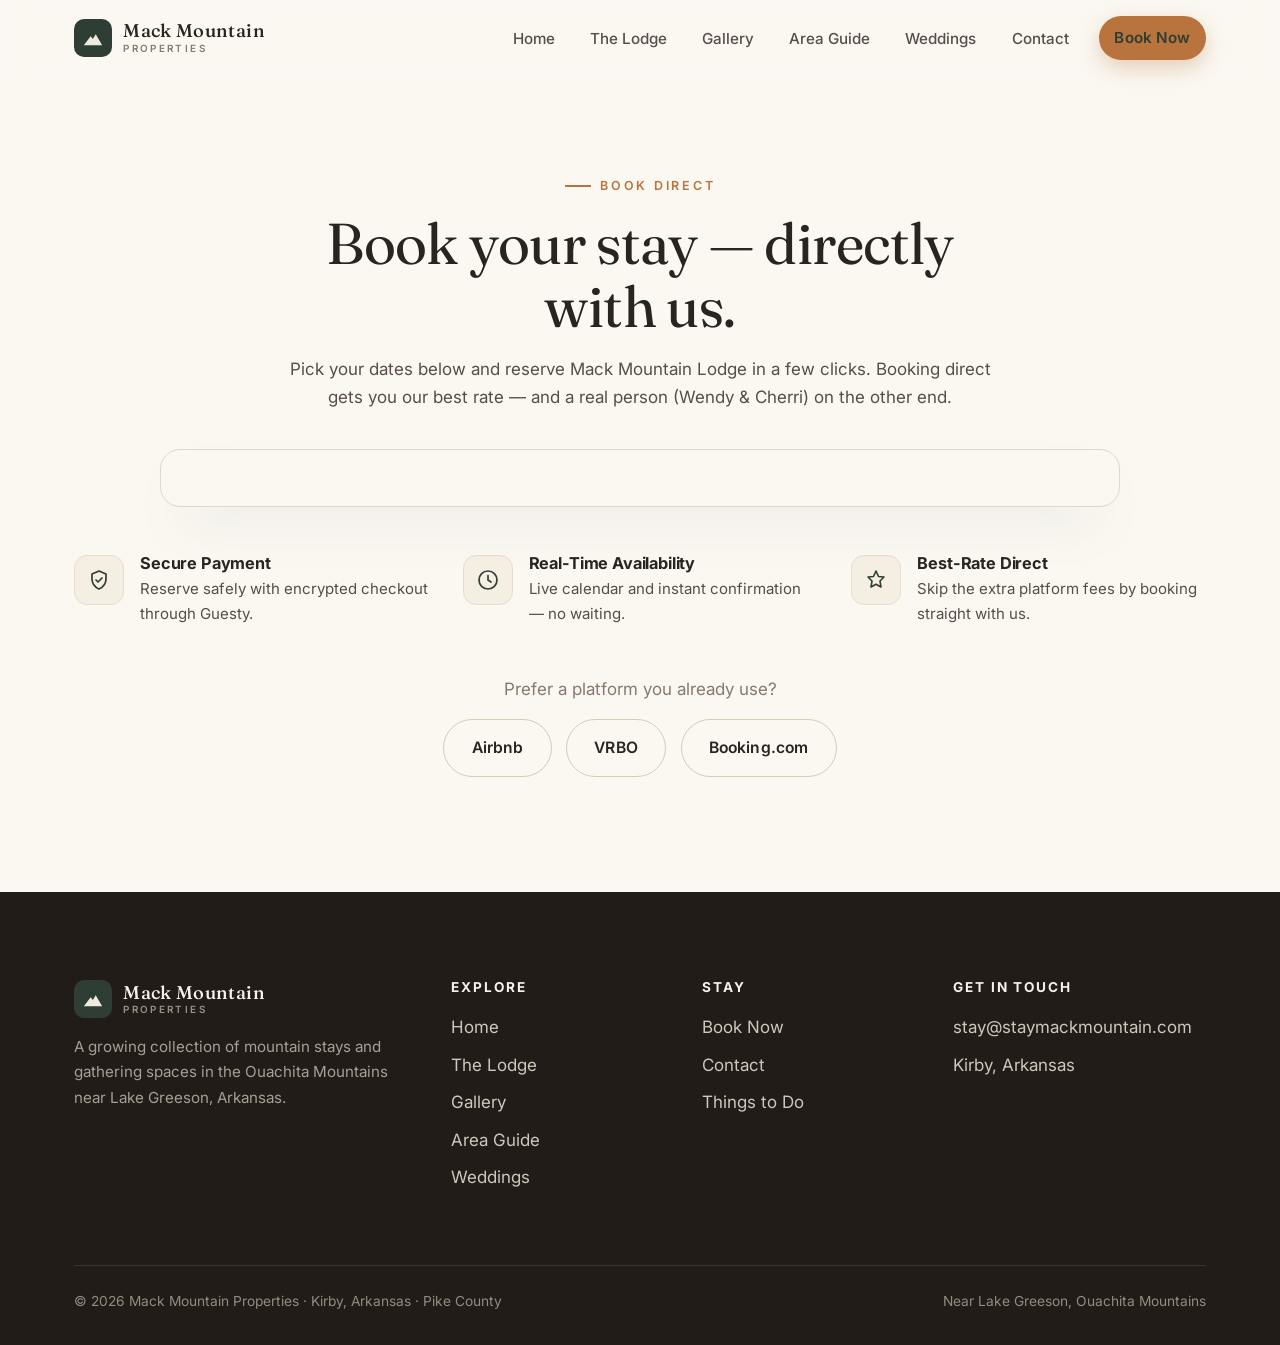
<file: book.html>
<!DOCTYPE html>
<html lang="en">
<head>
<meta charset="UTF-8" />
<meta name="viewport" content="width=device-width, initial-scale=1.0" />
<title>Book Direct — Mack Mountain Lodge</title>
<meta name="description" content="Book Mack Mountain Lodge directly for the best rate — check availability and reserve your stay near Lake Greeson, Arkansas." />
<link rel="preconnect" href="https://fonts.googleapis.com" />
<link rel="preconnect" href="https://fonts.gstatic.com" crossorigin />
<link href="https://fonts.googleapis.com/css2?family=Fraunces:opsz,wght@9..144,400;9..144,500;9..144,600&family=Inter:wght@400;500;600;700&display=swap" rel="stylesheet" />
<link rel="stylesheet" href="css/styles.css" />
<link rel="icon" type="image/png" sizes="32x32" href="images/favicon-32.png" />
<link rel="apple-touch-icon" sizes="180x180" href="images/favicon-180.png" />
</head>
<body>

<header class="site-header">
  <div class="container">
    <nav class="nav" aria-label="Primary">
      <a class="brand" href="index.html" aria-label="Mack Mountain Properties home">
        <span class="mark" aria-hidden="true"><svg viewBox="0 0 24 24" fill="none"><path d="M2 20h20L15 8l-3.2 5.2L9.5 10 2 20Z" fill="#EFEAE0"/></svg></span>
        <span class="brand-name">Mack Mountain<small>Properties</small></span>
      </a>
      <button class="nav-toggle" aria-label="Toggle menu" aria-expanded="false"><span></span></button>
      <ul class="nav-links">
        <li><a href="index.html">Home</a></li>
        <li><a href="lodge.html">The Lodge</a></li><li><a href="gallery.html">Gallery</a></li>
        <li><a href="area-guide.html">Area Guide</a></li>
        <li><a href="weddings.html">Weddings</a></li>
        <li><a href="contact.html">Contact</a></li>
        <li class="nav-cta"><a href="book.html" class="btn btn--primary active">Book Now</a></li>
      </ul>
    </nav>
  </div>
</header>

<main>
<section class="section" style="padding-top:clamp(48px,7vw,90px);">
  <div class="container">
    <div class="sec-head center reveal" style="text-align:center;max-width:720px;margin-inline:auto;">
      <span class="eyebrow" style="justify-content:center;">Book Direct</span>
      <h1 style="font-size:clamp(2.4rem,5vw,3.6rem);">Book your stay — directly with us.</h1>
      <p>Pick your dates below and reserve Mack Mountain Lodge in a few clicks. Booking direct gets you our best rate — and a real person (Wendy &amp; Cherri) on the other end.</p>
    </div>

    <div class="reveal" style="max-width:960px;margin:2.4rem auto 0;background:#FBF8F1;border:1px solid #E0D7C7;border-radius:20px;padding:26px 26px 30px;box-shadow:0 26px 55px -26px rgba(36,49,40,.4);">
      <div id="search-widget_IO312PWQ"><script>!function(e,t,a,n,c,r){function s(t){e.console.log("[Guesty Embedded Widget]:",t)}var i,d,l,o,y,m,g,h,p,u;n&&(i=n,d=t.getElementsByTagName("head")[0],(l=t.createElement("link")).rel="stylesheet",l.type="text/css",l.href=i,l.media="all",d.appendChild(l)),o=function(){try{e[a].create(r).catch(function(e){s(e.message)})}catch(e){s(e.message)}},h=!1,y=c,m=function(){h||this.readyState&&"complete"!=this.readyState||(h=!0,o())},(g=t.createElement("script")).type="text/javascript",g.src=y,g.async="true",g.onload=g.onreadystatechange=m,p=g,(u=t.getElementsByTagName("script")[0]).parentNode.insertBefore(p,u)}(window,document,"GuestySearchBarWidget","https://s3.amazonaws.com/guesty-frontend-production/search-bar-production.css","https://s3.amazonaws.com/guesty-frontend-production/search-bar-production.js",{"siteUrl":"mackmountainproperties.guestybookings.com","color":"#B9743E"});</script></div>
    </div>

    <div class="grid grid-3 reveal" style="margin-top:3rem;">
      <div class="feature"><div class="feature__icon"><svg viewBox="0 0 24 24" fill="none"><path d="M12 3l7 3v5c0 4.4-3 8.2-7 10-4-1.8-7-5.6-7-10V6l7-3Z" stroke="currentColor" stroke-width="1.7" stroke-linejoin="round"/><path d="m9 12 2 2 4-4" stroke="currentColor" stroke-width="1.7" stroke-linecap="round" stroke-linejoin="round"/></svg></div><div><h4>Secure Payment</h4><p>Reserve safely with encrypted checkout through Guesty.</p></div></div>
      <div class="feature"><div class="feature__icon"><svg viewBox="0 0 24 24" fill="none"><circle cx="12" cy="12" r="9" stroke="currentColor" stroke-width="1.7"/><path d="M12 7.5V12l3 2" stroke="currentColor" stroke-width="1.7" stroke-linecap="round" stroke-linejoin="round"/></svg></div><div><h4>Real-Time Availability</h4><p>Live calendar and instant confirmation — no waiting.</p></div></div>
      <div class="feature"><div class="feature__icon"><svg viewBox="0 0 24 24" fill="none"><path d="M12 3l2.5 5.5L20 9l-4 4 1 6-5-2.7L7 19l1-6-4-4 5.5-.5L12 3Z" stroke="currentColor" stroke-width="1.6" stroke-linejoin="round"/></svg></div><div><h4>Best-Rate Direct</h4><p>Skip the extra platform fees by booking straight with us.</p></div></div>
    </div>

    <div class="center reveal" style="margin-top:3rem;text-align:center;">
      <p style="color:var(--muted);margin-bottom:1rem;">Prefer a platform you already use?</p>
      <div class="btn-row" style="justify-content:center;">
        <a href="https://www.airbnb.com/rooms/1602349400329637350" target="_blank" rel="noopener" class="btn btn--ghost">Airbnb</a>
        <a href="https://www.vrbo.com/5404714" target="_blank" rel="noopener" class="btn btn--ghost">VRBO</a>
        <a href="https://www.booking.com/hotel/us/mack-mountain-lodge.html" target="_blank" rel="noopener" class="btn btn--ghost">Booking.com</a>
      </div>
    </div>
  </div>
</section>
</main>

<footer class="site-footer">
  <div class="container">
    <div class="footer-grid">
      <div class="footer-brand">
        <a class="brand" href="index.html"><span class="mark" aria-hidden="true"><svg viewBox="0 0 24 24" fill="none"><path d="M2 20h20L15 8l-3.2 5.2L9.5 10 2 20Z" fill="#EFEAE0"/></svg></span><span class="brand-name">Mack Mountain<small>Properties</small></span></a>
        <p>A growing collection of mountain stays and gathering spaces in the Ouachita Mountains near Lake Greeson, Arkansas.</p>
      </div>
      <div><h4>Explore</h4><ul class="footer-links"><li><a href="index.html">Home</a></li><li><a href="lodge.html">The Lodge</a></li><li><a href="gallery.html">Gallery</a></li><li><a href="area-guide.html">Area Guide</a></li><li><a href="weddings.html">Weddings</a></li></ul></div>
      <div><h4>Stay</h4><ul class="footer-links"><li><a href="book.html" class="js-book">Book Now</a></li><li><a href="contact.html">Contact</a></li><li><a href="area-guide.html">Things to Do</a></li></ul></div>
      <div><h4>Get in Touch</h4><ul class="footer-links"><li><a class="js-email" href="contact.html">stay@staymackmountain.com</a></li><li data-phone-wrap style="display:none;"><a class="js-phone" href="#">Call us</a></li><li>Kirby, Arkansas</li></ul>
        <div class="socials" style="margin-top:1rem;"><a class="js-instagram" href="#" aria-label="Instagram" style="display:none;"><svg viewBox="0 0 24 24" fill="none"><rect x="4" y="4" width="16" height="16" rx="4.5" stroke="currentColor" stroke-width="1.7"/><circle cx="12" cy="12" r="3.4" stroke="currentColor" stroke-width="1.7"/><circle cx="16.6" cy="7.4" r="1" fill="currentColor"/></svg></a><a class="js-facebook" href="#" aria-label="Facebook" style="display:none;"><svg viewBox="0 0 24 24" fill="none"><path d="M14 8.5h2V5.6h-2.3C11.5 5.6 10 7 10 9.2V11H8v2.9h2V21h3v-7.1h2.2l.4-2.9H13V9.4c0-.6.3-.9 1-.9Z" fill="currentColor"/></svg></a></div>
      </div>
    </div>
    <div class="footer-bottom"><span>&copy; <span class="js-year">2026</span> Mack Mountain Properties &middot; Kirby, Arkansas &middot; Pike County</span><span>Near Lake Greeson, Ouachita Mountains</span></div>
  </div>
</footer>

<script src="js/main.js"></script>
</body>
</html>
</file>
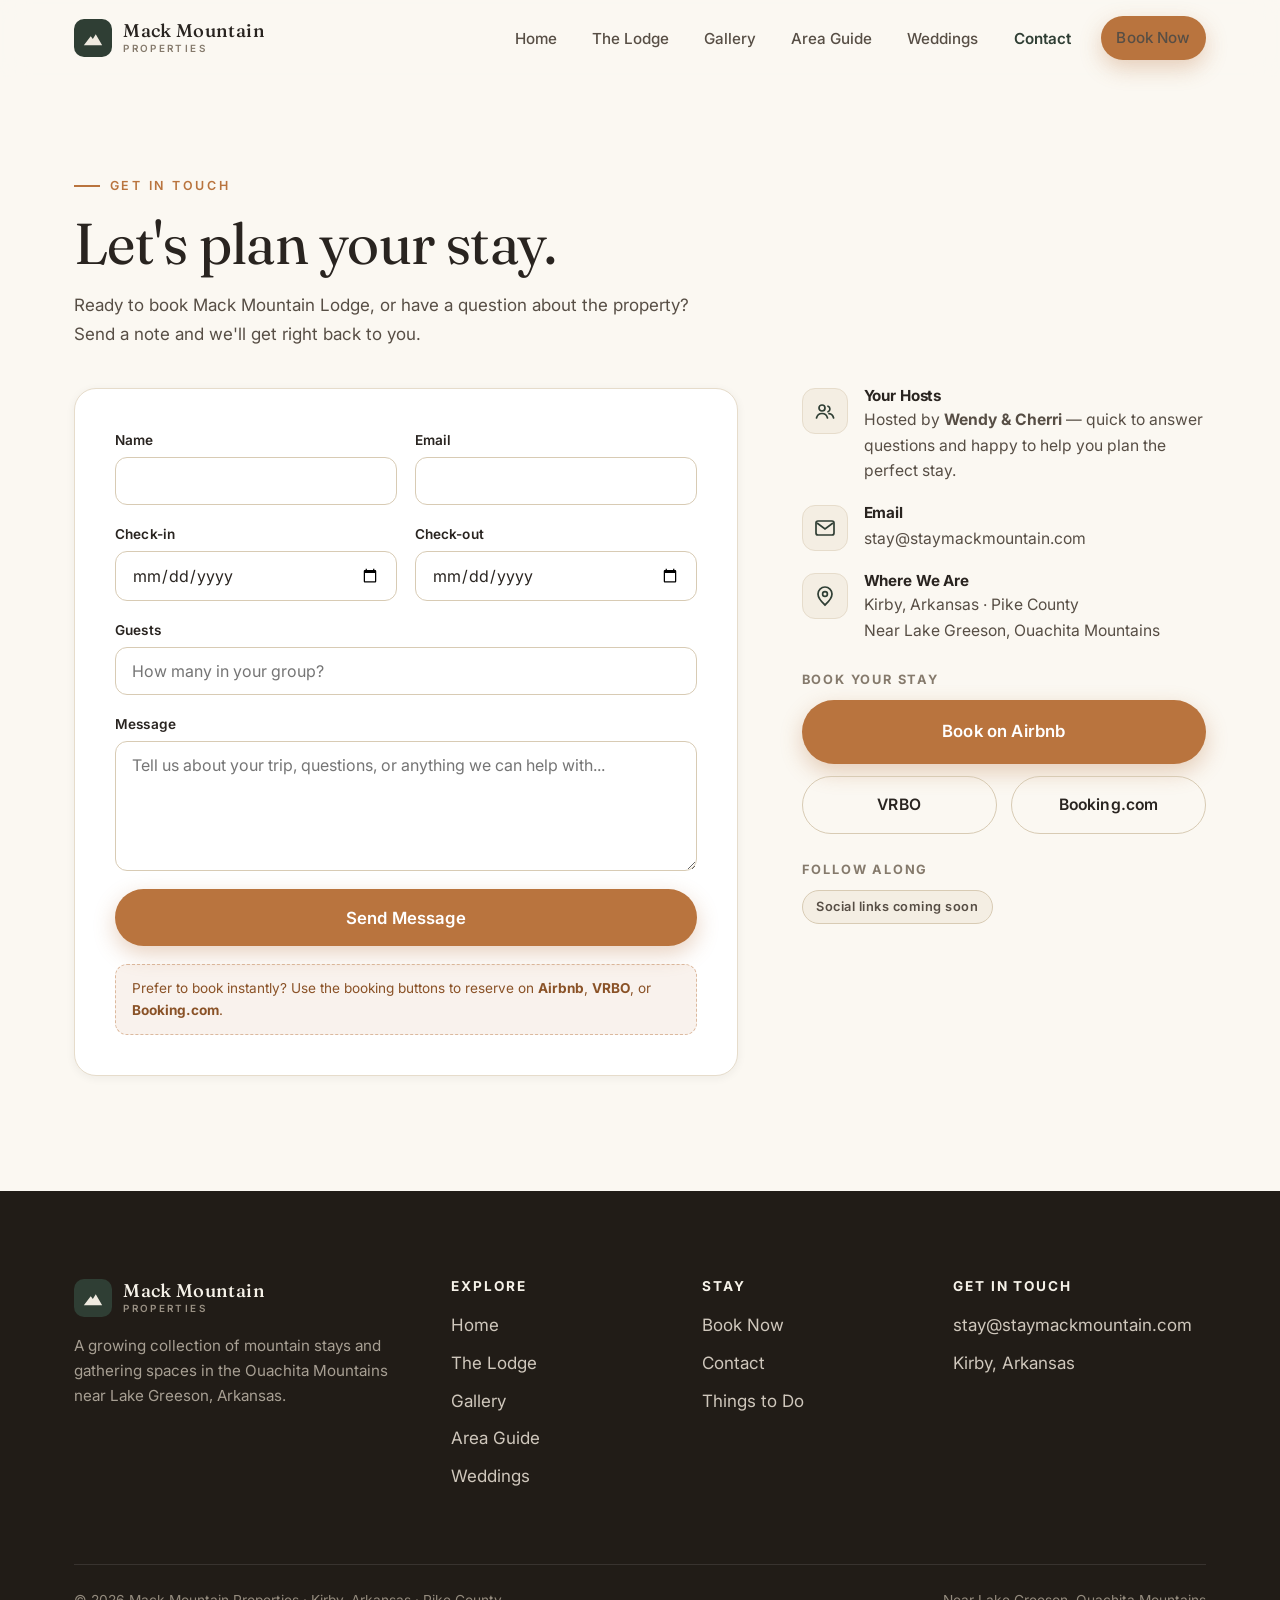
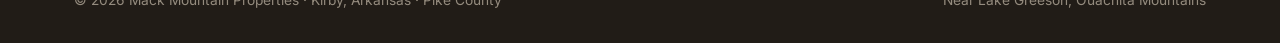
<file: contact.html>
<!DOCTYPE html>
<html lang="en">
<head>
<meta charset="UTF-8" />
<meta name="viewport" content="width=device-width, initial-scale=1.0" />
<title>Contact &amp; Book — Mack Mountain Properties</title>
<meta name="description" content="Get in touch to book Mack Mountain Lodge or ask about a stay near Lake Greeson, Arkansas." />
<link rel="preconnect" href="https://fonts.googleapis.com" />
<link rel="preconnect" href="https://fonts.gstatic.com" crossorigin />
<link href="https://fonts.googleapis.com/css2?family=Fraunces:opsz,wght@9..144,400;9..144,500;9..144,600&family=Inter:wght@400;500;600;700&display=swap" rel="stylesheet" />
<link rel="stylesheet" href="css/styles.css" />
<link rel="icon" type="image/png" sizes="32x32" href="images/favicon-32.png" />
<link rel="apple-touch-icon" sizes="180x180" href="images/favicon-180.png" />

</head>
<body>

<header class="site-header">
  <div class="container">
    <nav class="nav" aria-label="Primary">
      <a class="brand" href="index.html" aria-label="Mack Mountain Properties home">
        <span class="mark" aria-hidden="true"><svg viewBox="0 0 24 24" fill="none"><path d="M2 20h20L15 8l-3.2 5.2L9.5 10 2 20Z" fill="#EFEAE0"/></svg></span>
        <span class="brand-name">Mack Mountain<small>Properties</small></span>
      </a>
      <button class="nav-toggle" aria-label="Toggle menu" aria-expanded="false"><span></span></button>
      <ul class="nav-links">
        <li><a href="index.html">Home</a></li>
        <li><a href="lodge.html">The Lodge</a></li><li><a href="gallery.html">Gallery</a></li>
        <li><a href="area-guide.html">Area Guide</a></li>
        <li><a href="weddings.html">Weddings</a></li>
        <li><a href="contact.html" class="active">Contact</a></li>
        <li class="nav-cta"><a href="contact.html" class="btn btn--primary js-book">Book Now</a></li>
      </ul>
    </nav>
  </div>
</header>

<main>
<section class="section" style="padding-top:clamp(48px,7vw,90px);">
  <div class="container">
    <div class="sec-head reveal"><span class="eyebrow">Get in Touch</span><h1 style="font-size:clamp(2.4rem,5vw,3.6rem);">Let's plan your stay.</h1><p>Ready to book Mack Mountain Lodge, or have a question about the property? Send a note and we'll get right back to you.</p></div>

    <div class="split" style="margin-top:2.5rem;align-items:start;">
      <!-- Form -->
      <div class="contact-card reveal">
        <form class="form" name="contact" method="POST" data-netlify="true" netlify-honeypot="bot-field" action="/thanks.html">
          <input type="hidden" name="form-name" value="contact" />
          <p style="display:none;"><label>Don't fill this out: <input name="bot-field" /></label></p>
          <div class="form-row">
            <div class="field"><label for="c-name">Name</label><input id="c-name" name="name" type="text" required /></div>
            <div class="field"><label for="c-email">Email</label><input id="c-email" name="email" type="email" required /></div>
          </div>
          <div class="form-row">
            <div class="field"><label for="c-checkin">Check-in</label><input id="c-checkin" name="check_in" type="date" /></div>
            <div class="field"><label for="c-checkout">Check-out</label><input id="c-checkout" name="check_out" type="date" /></div>
          </div>
          <div class="field"><label for="c-guests">Guests</label><input id="c-guests" name="guests" type="number" min="1" placeholder="How many in your group?" /></div>
          <div class="field"><label for="c-msg">Message</label><textarea id="c-msg" name="message" placeholder="Tell us about your trip, questions, or anything we can help with..."></textarea></div>
          <button type="submit" class="btn btn--primary btn--lg">Send Message</button>
          <p class="note">Prefer to book instantly? Use the booking buttons to reserve on <strong>Airbnb</strong>, <strong>VRBO</strong>, or <strong>Booking.com</strong>.</p>
        </form>
      </div>

      <!-- Info -->
      <div class="reveal">
        <div class="contact-list">
          <div class="contact-item">
            <div class="feature__icon"><svg viewBox="0 0 24 24" fill="none"><circle cx="9" cy="9" r="3" stroke="currentColor" stroke-width="1.7"/><path d="M15 7.2a3 3 0 0 1 0 5.6" stroke="currentColor" stroke-width="1.7" stroke-linecap="round"/><path d="M3.5 19c.7-3 3-4.5 5.5-4.5S13.8 16 14.5 19" stroke="currentColor" stroke-width="1.7" stroke-linecap="round"/><path d="M16 14.6c2.2.2 4 1.7 4.6 4.4" stroke="currentColor" stroke-width="1.7" stroke-linecap="round"/></svg></div>
            <div><h4>Your Hosts</h4><p>Hosted by <strong>Wendy &amp; Cherri</strong> &mdash; quick to answer questions and happy to help you plan the perfect stay.</p></div>
          </div>
          <div class="contact-item">
            <div class="feature__icon"><svg viewBox="0 0 24 24" fill="none"><rect x="3" y="5" width="18" height="14" rx="2" stroke="currentColor" stroke-width="1.7"/><path d="m4 7 8 6 8-6" stroke="currentColor" stroke-width="1.7"/></svg></div>
            <div><h4>Email</h4><a class="js-email" href="#">stay@staymackmountain.com</a></div>
          </div>
          <div class="contact-item" data-phone-wrap>
            <div class="feature__icon"><svg viewBox="0 0 24 24" fill="none"><path d="M6 3h3l2 5-2.5 1.5a11 11 0 0 0 5 5L21 12l-1 6a2 2 0 0 1-2 1.6A15 15 0 0 1 4 6 2 2 0 0 1 6 3Z" stroke="currentColor" stroke-width="1.6" stroke-linejoin="round"/></svg></div>
            <div><h4>Phone</h4><a class="js-phone" href="#">Call us</a></div>
          </div>
          <div class="contact-item">
            <div class="feature__icon"><svg viewBox="0 0 24 24" fill="none"><path d="M12 21s7-6.3 7-11a7 7 0 1 0-14 0c0 4.7 7 11 7 11Z" stroke="currentColor" stroke-width="1.7"/><circle cx="12" cy="10" r="2.4" stroke="currentColor" stroke-width="1.7"/></svg></div>
            <div><h4>Where We Are</h4><p>Kirby, Arkansas &middot; Pike County<br/>Near Lake Greeson, Ouachita Mountains</p></div>
          </div>
        </div>

        <div style="margin-top:1.8rem;">
          <h4 style="font-family:var(--sans);font-size:.8rem;letter-spacing:.14em;text-transform:uppercase;color:var(--muted);font-weight:700;margin-bottom:.8rem;">Book Your Stay</h4>
          <a href="https://www.airbnb.com/rooms/1602349400329637350" target="_blank" rel="noopener" class="btn btn--primary btn--lg" style="width:100%;margin-bottom:.7rem;">Book on Airbnb</a>
          <div class="btn-row">
            <a href="https://www.vrbo.com/5404714" target="_blank" rel="noopener" class="btn btn--ghost" style="flex:1;">VRBO</a>
            <a href="https://www.booking.com/hotel/us/mack-mountain-lodge.html" target="_blank" rel="noopener" class="btn btn--ghost" style="flex:1;">Booking.com</a>
          </div>
        </div>

        <div style="margin-top:1.8rem;">
          <h4 style="font-family:var(--sans);font-size:.8rem;letter-spacing:.14em;text-transform:uppercase;color:var(--muted);font-weight:700;margin-bottom:.8rem;">Follow Along</h4>
          <div class="socials">
            <a class="js-instagram" href="#" aria-label="Instagram" style="display:none;"><svg viewBox="0 0 24 24" fill="none"><rect x="4" y="4" width="16" height="16" rx="4.5" stroke="currentColor" stroke-width="1.7"/><circle cx="12" cy="12" r="3.4" stroke="currentColor" stroke-width="1.7"/><circle cx="16.6" cy="7.4" r="1" fill="currentColor"/></svg></a>
            <a class="js-facebook" href="#" aria-label="Facebook" style="display:none;"><svg viewBox="0 0 24 24" fill="none"><path d="M14 8.5h2V5.6h-2.3C11.5 5.6 10 7 10 9.2V11H8v2.9h2V21h3v-7.1h2.2l.4-2.9H13V9.4c0-.6.3-.9 1-.9Z" fill="currentColor"/></svg></a>
            <span class="badge" style="display:inline-flex;">Social links coming soon</span>
          </div>
        </div>
      </div>
    </div>
  </div>
</section>
</main>

<footer class="site-footer">
  <div class="container">
    <div class="footer-grid">
      <div class="footer-brand">
        <a class="brand" href="index.html"><span class="mark" aria-hidden="true"><svg viewBox="0 0 24 24" fill="none"><path d="M2 20h20L15 8l-3.2 5.2L9.5 10 2 20Z" fill="#EFEAE0"/></svg></span><span class="brand-name">Mack Mountain<small>Properties</small></span></a>
        <p>A growing collection of mountain stays and gathering spaces in the Ouachita Mountains near Lake Greeson, Arkansas.</p>
      </div>
      <div><h4>Explore</h4><ul class="footer-links"><li><a href="index.html">Home</a></li><li><a href="lodge.html">The Lodge</a></li><li><a href="gallery.html">Gallery</a></li><li><a href="area-guide.html">Area Guide</a></li><li><a href="weddings.html">Weddings</a></li></ul></div>
      <div><h4>Stay</h4><ul class="footer-links"><li><a href="contact.html" class="js-book">Book Now</a></li><li><a href="contact.html">Contact</a></li><li><a href="area-guide.html">Things to Do</a></li></ul></div>
      <div><h4>Get in Touch</h4><ul class="footer-links"><li><a class="js-email" href="#">stay@staymackmountain.com</a></li><li data-phone-wrap style="display:none;"><a class="js-phone" href="#">Call us</a></li><li>Kirby, Arkansas</li></ul>
        <div class="socials" style="margin-top:1rem;"><a class="js-instagram" href="#" aria-label="Instagram" style="display:none;"><svg viewBox="0 0 24 24" fill="none"><rect x="4" y="4" width="16" height="16" rx="4.5" stroke="currentColor" stroke-width="1.7"/><circle cx="12" cy="12" r="3.4" stroke="currentColor" stroke-width="1.7"/><circle cx="16.6" cy="7.4" r="1" fill="currentColor"/></svg></a><a class="js-facebook" href="#" aria-label="Facebook" style="display:none;"><svg viewBox="0 0 24 24" fill="none"><path d="M14 8.5h2V5.6h-2.3C11.5 5.6 10 7 10 9.2V11H8v2.9h2V21h3v-7.1h2.2l.4-2.9H13V9.4c0-.6.3-.9 1-.9Z" fill="currentColor"/></svg></a></div>
      </div>
    </div>
    <div class="footer-bottom"><span>&copy; <span class="js-year">2026</span> Mack Mountain Properties &middot; Kirby, Arkansas &middot; Pike County</span><span>Near Lake Greeson, Ouachita Mountains</span></div>
  </div>
</footer>

<script src="js/main.js"></script>
</body>
</html>
</file>
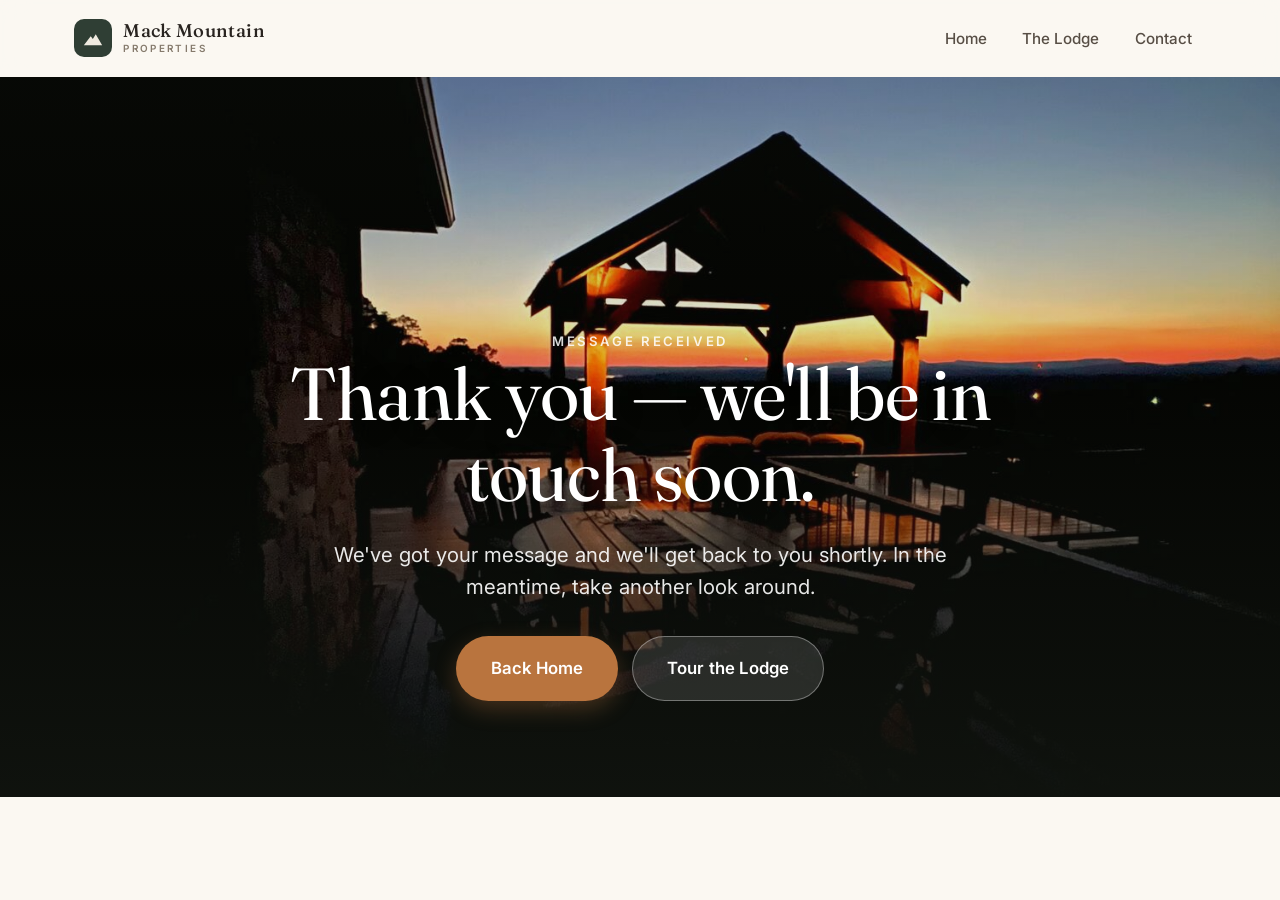
<file: thanks.html>
<!DOCTYPE html>
<html lang="en">
<head>
<meta charset="UTF-8" />
<meta name="viewport" content="width=device-width, initial-scale=1.0" />
<title>Thank You — Mack Mountain Properties</title>
<link rel="preconnect" href="https://fonts.googleapis.com" />
<link rel="preconnect" href="https://fonts.gstatic.com" crossorigin />
<link href="https://fonts.googleapis.com/css2?family=Fraunces:opsz,wght@9..144,400;9..144,500;9..144,600&family=Inter:wght@400;500;600;700&display=swap" rel="stylesheet" />
<link rel="stylesheet" href="css/styles.css" />
<link rel="icon" type="image/png" sizes="32x32" href="images/favicon-32.png" />
<link rel="apple-touch-icon" sizes="180x180" href="images/favicon-180.png" />

</head>
<body>
<header class="site-header">
  <div class="container">
    <nav class="nav" aria-label="Primary">
      <a class="brand" href="index.html"><span class="mark" aria-hidden="true"><svg viewBox="0 0 24 24" fill="none"><path d="M2 20h20L15 8l-3.2 5.2L9.5 10 2 20Z" fill="#EFEAE0"/></svg></span><span class="brand-name">Mack Mountain<small>Properties</small></span></a>
      <ul class="nav-links"><li><a href="index.html">Home</a></li><li><a href="lodge.html">The Lodge</a></li><li><a href="contact.html">Contact</a></li></ul>
    </nav>
  </div>
</header>
<main>
<section class="hero" style="min-height:80vh;">
  <div class="hero__bg"><img src="images/sunset-dusk.jpg" alt="Sunset over the mountains" style="width:100%;height:100%;object-fit:cover;" /></div>
  <div class="container hero__inner center" style="text-align:center;">
    <div style="margin-inline:auto;">
      <span class="location-tag" style="justify-content:center;">Message Received</span>
      <h1 style="margin-inline:auto;">Thank you — we'll be in touch soon.</h1>
      <p class="lead" style="margin-inline:auto;">We've got your message and we'll get back to you shortly. In the meantime, take another look around.</p>
      <div class="btn-row" style="justify-content:center;margin-top:2rem;">
        <a href="index.html" class="btn btn--primary btn--lg">Back Home</a>
        <a href="lodge.html" class="btn btn--light btn--lg">Tour the Lodge</a>
      </div>
    </div>
  </div>
</section>
</main>
<script src="js/main.js"></script>
</body>
</html>
</file>
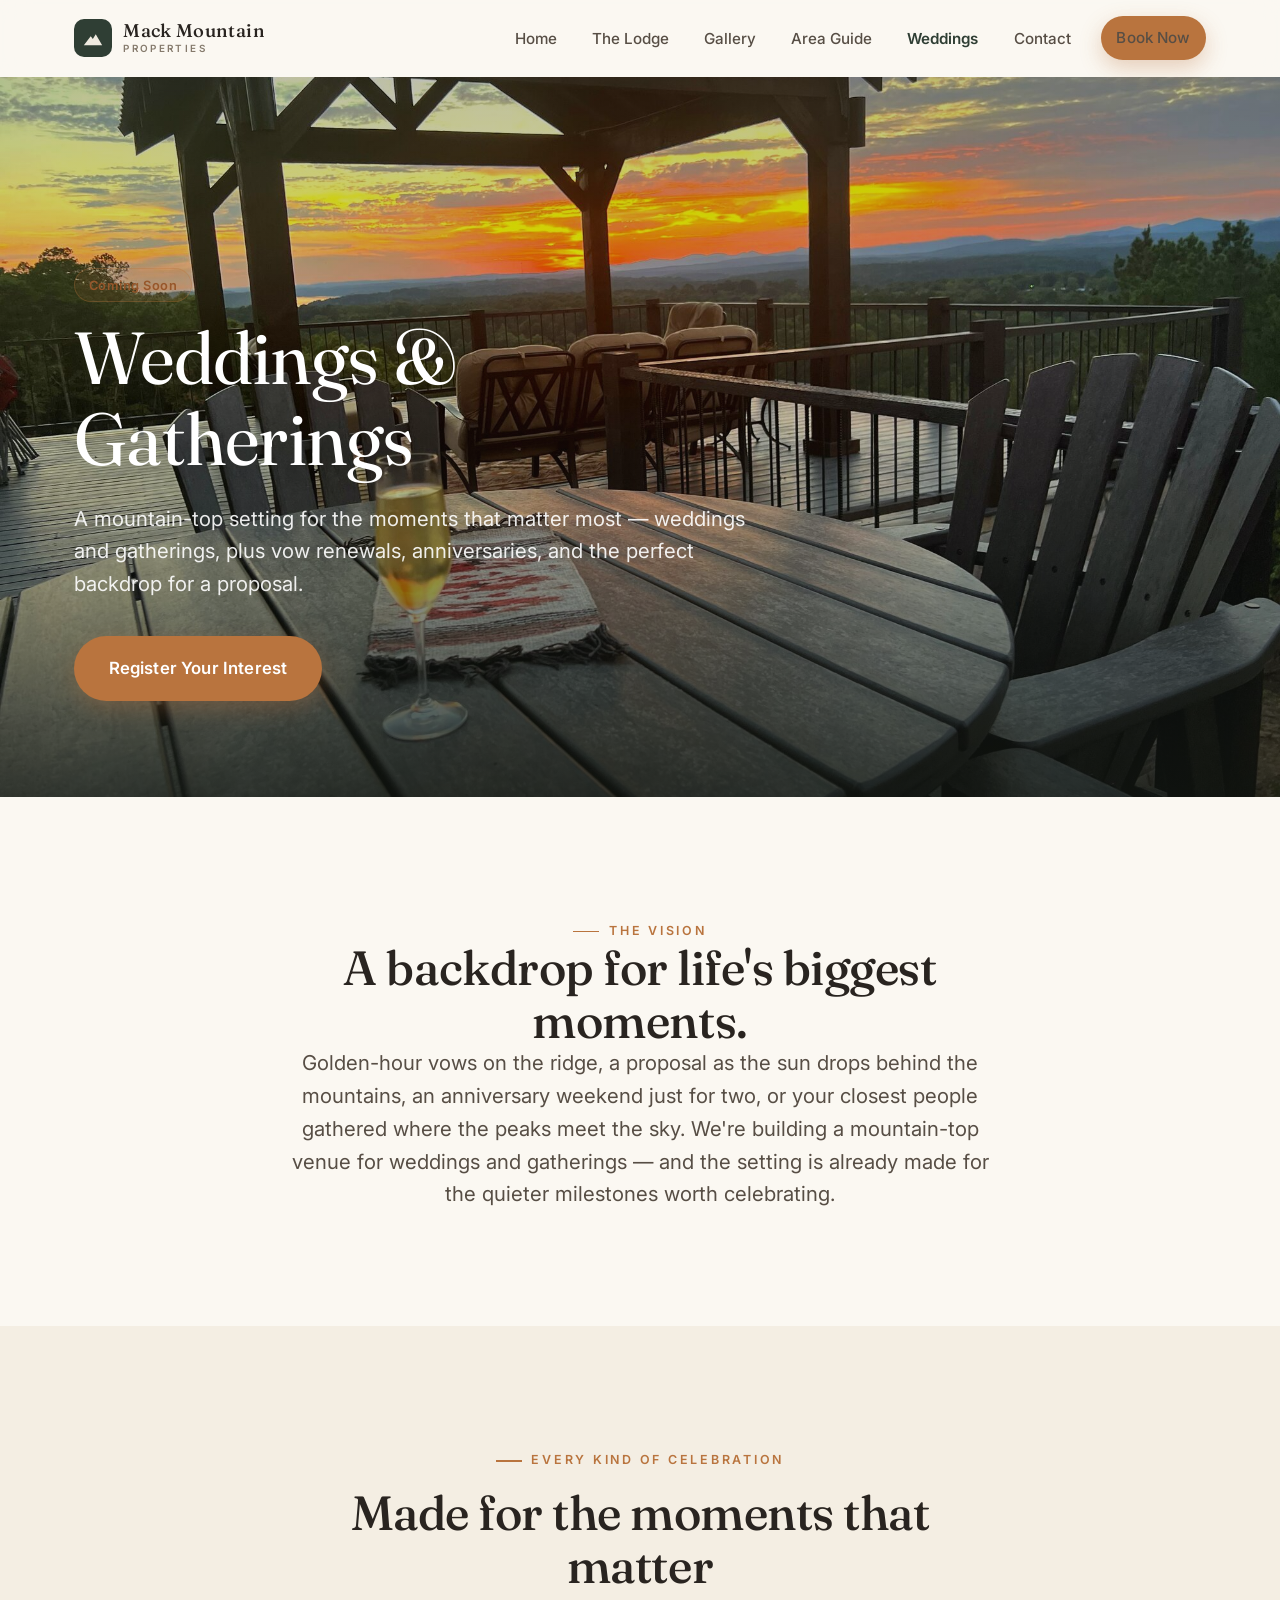
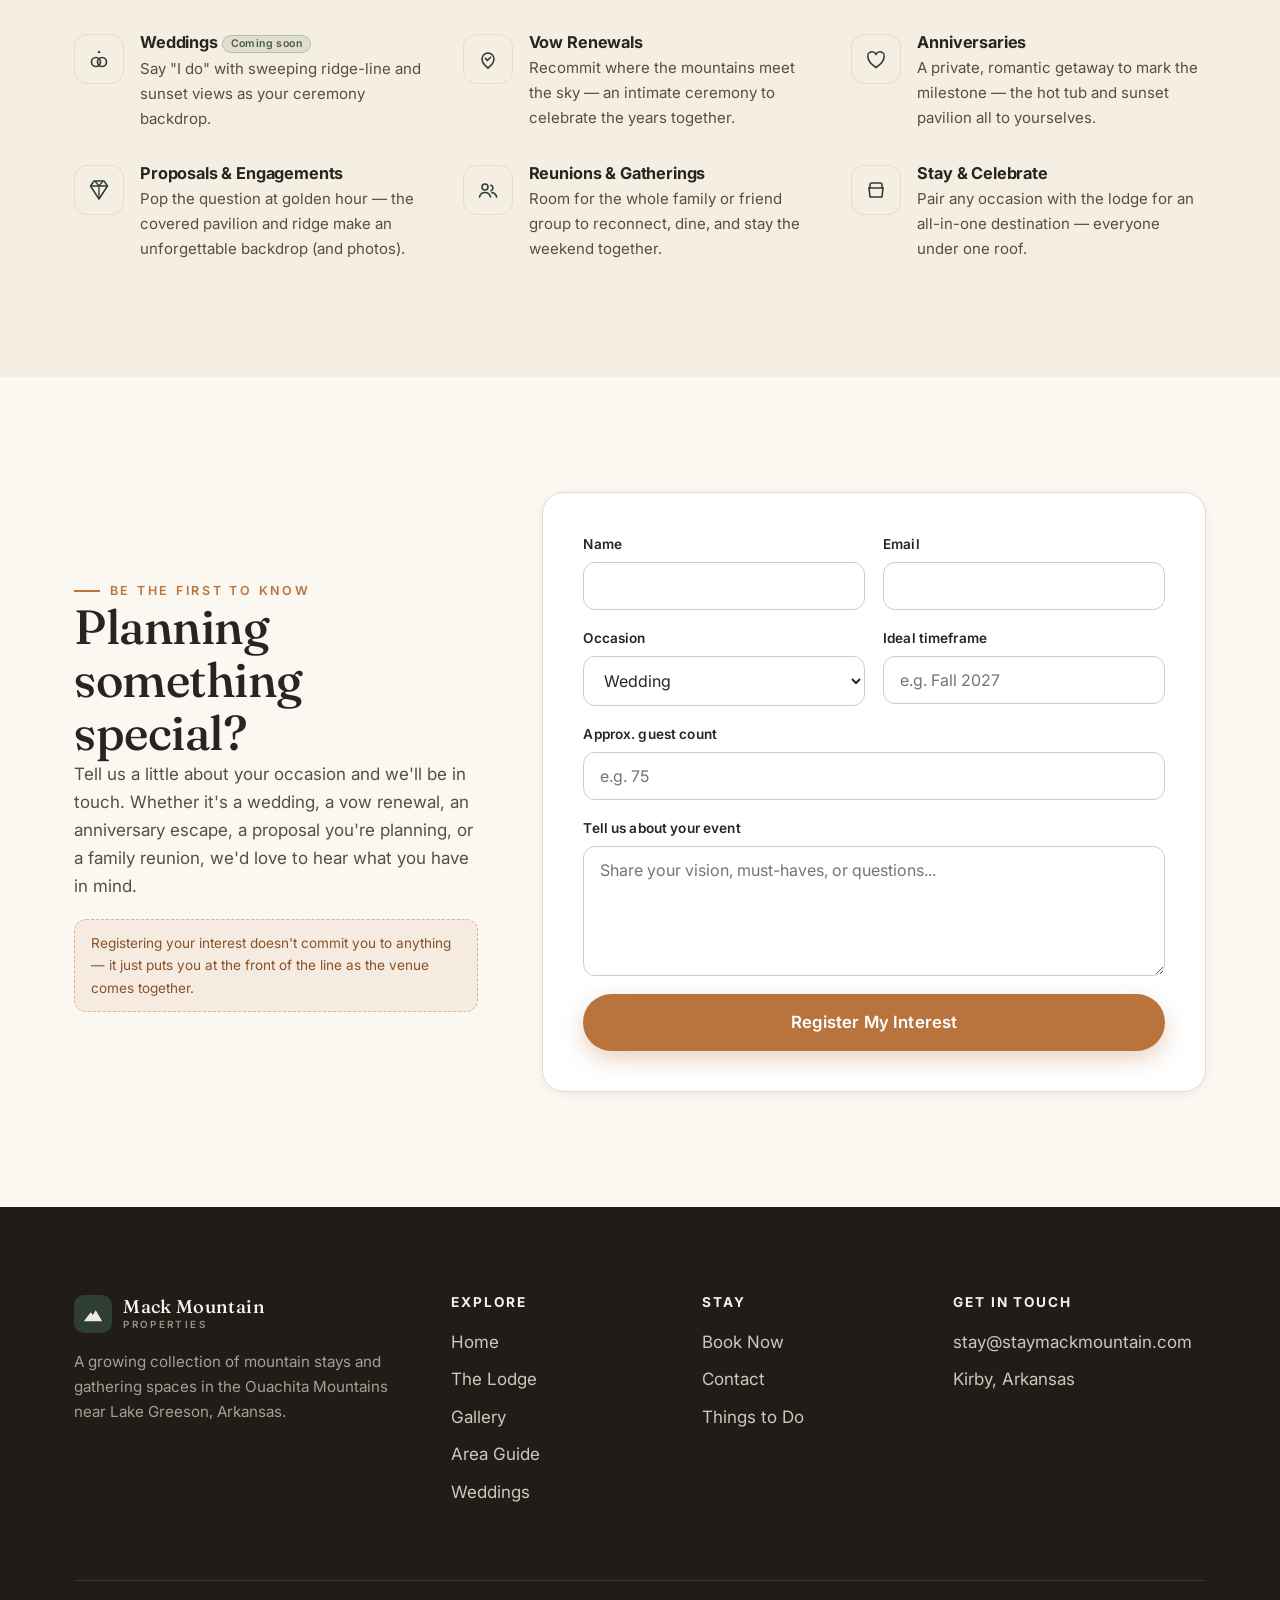
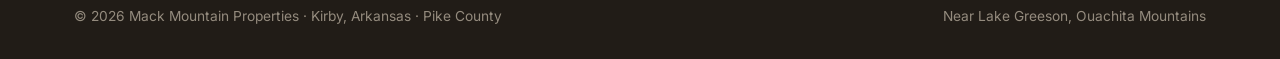
<file: weddings.html>
<!DOCTYPE html>
<html lang="en">
<head>
<meta charset="UTF-8" />
<meta name="viewport" content="width=device-width, initial-scale=1.0" />
<title>Weddings &amp; Gatherings — Coming Soon | Mack Mountain Properties</title>
<meta name="description" content="A mountain-top setting for weddings, vow renewals, anniversaries, proposals, and gatherings at Mack Mountain Properties near Lake Greeson, Arkansas. Register your interest today." />
<link rel="preconnect" href="https://fonts.googleapis.com" />
<link rel="preconnect" href="https://fonts.gstatic.com" crossorigin />
<link href="https://fonts.googleapis.com/css2?family=Fraunces:opsz,wght@9..144,400;9..144,500;9..144,600&family=Inter:wght@400;500;600;700&display=swap" rel="stylesheet" />
<link rel="stylesheet" href="css/styles.css" />
<link rel="icon" type="image/png" sizes="32x32" href="images/favicon-32.png" />
<link rel="apple-touch-icon" sizes="180x180" href="images/favicon-180.png" />

</head>
<body>

<header class="site-header">
  <div class="container">
    <nav class="nav" aria-label="Primary">
      <a class="brand" href="index.html" aria-label="Mack Mountain Properties home">
        <span class="mark" aria-hidden="true"><svg viewBox="0 0 24 24" fill="none"><path d="M2 20h20L15 8l-3.2 5.2L9.5 10 2 20Z" fill="#EFEAE0"/></svg></span>
        <span class="brand-name">Mack Mountain<small>Properties</small></span>
      </a>
      <button class="nav-toggle" aria-label="Toggle menu" aria-expanded="false"><span></span></button>
      <ul class="nav-links">
        <li><a href="index.html">Home</a></li>
        <li><a href="lodge.html">The Lodge</a></li><li><a href="gallery.html">Gallery</a></li>
        <li><a href="area-guide.html">Area Guide</a></li>
        <li><a href="weddings.html" class="active">Weddings</a></li>
        <li><a href="contact.html">Contact</a></li>
        <li class="nav-cta"><a href="contact.html" class="btn btn--primary js-book">Book Now</a></li>
      </ul>
    </nav>
  </div>
</header>

<main>
<!-- Hero -->
<section class="hero" style="min-height:80vh;">
  <div class="hero__bg">
    <img src="images/sunset-pavilion-beer.jpg" alt="Golden-hour view from the covered pavilion over the Ouachita Mountains" style="width:100%;height:100%;object-fit:cover;" />
  </div>
  <div class="container hero__inner">
    <span class="badge badge--amber" style="margin-bottom:1rem;">Coming Soon</span>
    <h1>Weddings &amp; Gatherings</h1>
    <p class="lead">A mountain-top setting for the moments that matter most — weddings and gatherings, plus vow renewals, anniversaries, and the perfect backdrop for a proposal.</p>
    <div class="btn-row"><a href="#register" class="btn btn--primary btn--lg">Register Your Interest</a></div>
  </div>
</section>

<!-- Vision -->
<section class="section">
  <div class="container measure-wide center reveal">
    <span class="eyebrow" style="justify-content:center;">The Vision</span>
    <h2>A backdrop for life's biggest moments.</h2>
    <p class="lead">Golden-hour vows on the ridge, a proposal as the sun drops behind the mountains, an anniversary weekend just for two, or your closest people gathered where the peaks meet the sky. We're building a mountain-top venue for weddings and gatherings — and the setting is already made for the quieter milestones worth celebrating.</p>
  </div>
</section>

<!-- Occasions -->
<section class="section bg-cream2">
  <div class="container">
    <div class="sec-head center reveal">
      <span class="eyebrow" style="justify-content:center;">Every Kind of Celebration</span>
      <h2>Made for the moments that matter</h2>
    </div>
    <div class="grid grid-3" style="margin-top:2.6rem;">
      <div class="feature reveal">
        <div class="feature__icon"><svg viewBox="0 0 24 24" fill="none"><circle cx="9" cy="15" r="4.5" stroke="currentColor" stroke-width="1.7"/><circle cx="15" cy="15" r="4.5" stroke="currentColor" stroke-width="1.7"/><path d="M12 3l1.6 3h-3.2L12 3Z" fill="currentColor"/></svg></div>
        <div><h4>Weddings <span class="badge badge--soon" style="vertical-align:middle;font-size:.66rem;padding:.15rem .5rem;">Coming soon</span></h4><p>Say "I do" with sweeping ridge-line and sunset views as your ceremony backdrop.</p></div>
      </div>
      <div class="feature reveal">
        <div class="feature__icon"><svg viewBox="0 0 24 24" fill="none"><path d="M12 21s-6-4.5-6-9a6 6 0 0 1 12 0c0 4.5-6 9-6 9Z" stroke="currentColor" stroke-width="1.6"/><path d="M9.4 11.4 11.4 13.4 14.6 10.2" stroke="currentColor" stroke-width="1.6" stroke-linecap="round" stroke-linejoin="round"/></svg></div>
        <div><h4>Vow Renewals</h4><p>Recommit where the mountains meet the sky — an intimate ceremony to celebrate the years together.</p></div>
      </div>
      <div class="feature reveal">
        <div class="feature__icon"><svg viewBox="0 0 24 24" fill="none"><path d="M12 20.5C6.8 16.9 4 13.7 4 10.2A4.2 4.2 0 0 1 12 7.6a4.2 4.2 0 0 1 8 2.6c0 3.5-2.8 6.7-8 10.3Z" stroke="currentColor" stroke-width="1.6" stroke-linejoin="round"/></svg></div>
        <div><h4>Anniversaries</h4><p>A private, romantic getaway to mark the milestone — the hot tub and sunset pavilion all to yourselves.</p></div>
      </div>
      <div class="feature reveal">
        <div class="feature__icon"><svg viewBox="0 0 24 24" fill="none"><path d="M7 3h10l3.5 5L12 21 3.5 8 7 3Z" stroke="currentColor" stroke-width="1.5" stroke-linejoin="round"/><path d="M3.6 8h16.8M8 3l4 5 4-5M12 8l0 13" stroke="currentColor" stroke-width="1.3" stroke-linejoin="round"/></svg></div>
        <div><h4>Proposals &amp; Engagements</h4><p>Pop the question at golden hour — the covered pavilion and ridge make an unforgettable backdrop (and photos).</p></div>
      </div>
      <div class="feature reveal">
        <div class="feature__icon"><svg viewBox="0 0 24 24" fill="none"><circle cx="9" cy="9" r="3" stroke="currentColor" stroke-width="1.6"/><path d="M15 7.2a3 3 0 0 1 0 5.6" stroke="currentColor" stroke-width="1.6" stroke-linecap="round"/><path d="M3.5 19c.7-3 3-4.5 5.5-4.5S13.8 16 14.5 19" stroke="currentColor" stroke-width="1.6" stroke-linecap="round"/><path d="M16 14.6c2.2.2 4 1.7 4.6 4.4" stroke="currentColor" stroke-width="1.6" stroke-linecap="round"/></svg></div>
        <div><h4>Reunions &amp; Gatherings</h4><p>Room for the whole family or friend group to reconnect, dine, and stay the weekend together.</p></div>
      </div>
      <div class="feature reveal">
        <div class="feature__icon"><svg viewBox="0 0 24 24" fill="none"><path d="M4 10h16M6 10V7a2 2 0 0 1 2-2h8a2 2 0 0 1 2 2v3M5 10l1 9h12l1-9" stroke="currentColor" stroke-width="1.6" stroke-linejoin="round"/></svg></div>
        <div><h4>Stay &amp; Celebrate</h4><p>Pair any occasion with the lodge for an all-in-one destination — everyone under one roof.</p></div>
      </div>
    </div>
  </div>
</section>

<!-- Register -->
<section class="section" id="register">
  <div class="container split">
    <div class="reveal">
      <span class="eyebrow">Be the First to Know</span>
      <h2>Planning something special?</h2>
      <p>Tell us a little about your occasion and we'll be in touch. Whether it's a wedding, a vow renewal, an anniversary escape, a proposal you're planning, or a family reunion, we'd love to hear what you have in mind.</p>
      <p class="note" style="margin-top:1.2rem;">Registering your interest doesn't commit you to anything — it just puts you at the front of the line as the venue comes together.</p>
    </div>
    <div class="contact-card reveal">
      <form class="form" name="wedding-interest" method="POST" data-netlify="true" netlify-honeypot="bot-field" action="/thanks.html">
        <input type="hidden" name="form-name" value="wedding-interest" />
        <p style="display:none;"><label>Don't fill this out: <input name="bot-field" /></label></p>
        <div class="form-row">
          <div class="field"><label for="w-name">Name</label><input id="w-name" name="name" type="text" required /></div>
          <div class="field"><label for="w-email">Email</label><input id="w-email" name="email" type="email" required /></div>
        </div>
        <div class="form-row">
          <div class="field"><label for="w-type">Occasion</label>
            <select id="w-type" name="event_type"><option>Wedding</option><option>Vow renewal</option><option>Anniversary</option><option>Proposal / Engagement</option><option>Reunion / Gathering</option><option>Corporate / Retreat</option><option>Other celebration</option></select>
          </div>
          <div class="field"><label for="w-date">Ideal timeframe</label><input id="w-date" name="timeframe" type="text" placeholder="e.g. Fall 2027" /></div>
        </div>
        <div class="field"><label for="w-guests">Approx. guest count</label><input id="w-guests" name="guests" type="text" placeholder="e.g. 75" /></div>
        <div class="field"><label for="w-msg">Tell us about your event</label><textarea id="w-msg" name="message" placeholder="Share your vision, must-haves, or questions..."></textarea></div>
        <button type="submit" class="btn btn--primary btn--lg">Register My Interest</button>
      </form>
    </div>
  </div>
</section>
</main>

<footer class="site-footer">
  <div class="container">
    <div class="footer-grid">
      <div class="footer-brand">
        <a class="brand" href="index.html"><span class="mark" aria-hidden="true"><svg viewBox="0 0 24 24" fill="none"><path d="M2 20h20L15 8l-3.2 5.2L9.5 10 2 20Z" fill="#EFEAE0"/></svg></span><span class="brand-name">Mack Mountain<small>Properties</small></span></a>
        <p>A growing collection of mountain stays and gathering spaces in the Ouachita Mountains near Lake Greeson, Arkansas.</p>
      </div>
      <div><h4>Explore</h4><ul class="footer-links"><li><a href="index.html">Home</a></li><li><a href="lodge.html">The Lodge</a></li><li><a href="gallery.html">Gallery</a></li><li><a href="area-guide.html">Area Guide</a></li><li><a href="weddings.html">Weddings</a></li></ul></div>
      <div><h4>Stay</h4><ul class="footer-links"><li><a href="contact.html" class="js-book">Book Now</a></li><li><a href="contact.html">Contact</a></li><li><a href="area-guide.html">Things to Do</a></li></ul></div>
      <div><h4>Get in Touch</h4><ul class="footer-links"><li><a class="js-email" href="contact.html">stay@staymackmountain.com</a></li><li data-phone-wrap style="display:none;"><a class="js-phone" href="#">Call us</a></li><li>Kirby, Arkansas</li></ul>
        <div class="socials" style="margin-top:1rem;"><a class="js-instagram" href="#" aria-label="Instagram" style="display:none;"><svg viewBox="0 0 24 24" fill="none"><rect x="4" y="4" width="16" height="16" rx="4.5" stroke="currentColor" stroke-width="1.7"/><circle cx="12" cy="12" r="3.4" stroke="currentColor" stroke-width="1.7"/><circle cx="16.6" cy="7.4" r="1" fill="currentColor"/></svg></a><a class="js-facebook" href="#" aria-label="Facebook" style="display:none;"><svg viewBox="0 0 24 24" fill="none"><path d="M14 8.5h2V5.6h-2.3C11.5 5.6 10 7 10 9.2V11H8v2.9h2V21h3v-7.1h2.2l.4-2.9H13V9.4c0-.6.3-.9 1-.9Z" fill="currentColor"/></svg></a></div>
      </div>
    </div>
    <div class="footer-bottom"><span>&copy; <span class="js-year">2026</span> Mack Mountain Properties &middot; Kirby, Arkansas &middot; Pike County</span><span>Near Lake Greeson, Ouachita Mountains</span></div>
  </div>
</footer>

<script src="js/main.js"></script>
</body>
</html>
</file>
<file: css/styles.css>
/* =========================================================
   Mack Mountain Properties — Refined Rustic Design System
   ========================================================= */

:root {
  /* Palette — cozy cabin warmth + upscale polish */
  --cream:        #FBF8F2;   /* page background */
  --cream-2:      #F4EEE3;   /* alt sections */
  --surface:      #FFFFFF;   /* cards */
  --ink:          #292420;   /* primary text (warm espresso-black) */
  --ink-soft:     #574E45;   /* secondary text */
  --muted:        #857A6C;   /* tertiary text */
  --pine:         #2F3E34;   /* primary brand green (deep pine) */
  --pine-2:       #46594B;   /* lighter pine */
  --moss:         #6E7F63;   /* soft moss accent */
  --amber:        #B9743E;   /* warm terracotta/amber accent */
  --amber-soft:   #D9A066;   /* light amber */
  --stone:        #E6DCCB;   /* borders */
  --stone-2:      #D8CBB4;
  --espresso:     #211C17;   /* dark header/footer */
  --star:         #C79A3B;   /* gold for ratings */

  /* Typography */
  --serif: "Fraunces", Georgia, "Times New Roman", serif;
  --sans: "Inter", -apple-system, BlinkMacSystemFont, "Segoe UI", Roboto, sans-serif;

  /* Spacing & shape */
  --radius: 14px;
  --radius-lg: 22px;
  --shadow-sm: 0 2px 10px rgba(41, 36, 32, 0.06);
  --shadow-md: 0 14px 40px rgba(41, 36, 32, 0.12);
  --shadow-lg: 0 30px 70px rgba(33, 28, 23, 0.22);
  --maxw: 1180px;
  --ease: cubic-bezier(0.22, 1, 0.36, 1);
}

/* ---------- Reset ---------- */
*, *::before, *::after { box-sizing: border-box; }
* { margin: 0; }
html { scroll-behavior: smooth; -webkit-text-size-adjust: 100%; }
body {
  font-family: var(--sans);
  color: var(--ink);
  background: var(--cream);
  line-height: 1.65;
  font-size: 17px;
  -webkit-font-smoothing: antialiased;
  text-rendering: optimizeLegibility;
  overflow-x: hidden;
}
img { max-width: 100%; display: block; }
a { color: inherit; text-decoration: none; }
ul { list-style: none; padding: 0; }

/* ---------- Typography ---------- */
h1, h2, h3, h4 {
  font-family: var(--serif);
  font-weight: 500;
  line-height: 1.1;
  letter-spacing: -0.01em;
  color: var(--ink);
}
h1 { font-size: clamp(2.6rem, 6vw, 4.6rem); font-weight: 400; }
h2 { font-size: clamp(2rem, 4vw, 3rem); }
h3 { font-size: clamp(1.35rem, 2.4vw, 1.8rem); }
p { color: var(--ink-soft); }
.lead { font-size: clamp(1.1rem, 1.6vw, 1.35rem); color: var(--ink-soft); line-height: 1.6; }

.eyebrow {
  font-family: var(--sans);
  font-size: 0.78rem;
  font-weight: 600;
  letter-spacing: 0.22em;
  text-transform: uppercase;
  color: var(--amber);
  display: inline-flex;
  align-items: center;
  gap: 0.6rem;
}
.eyebrow::before {
  content: "";
  width: 26px; height: 1.5px;
  background: var(--amber);
  display: inline-block;
}

/* ---------- Layout ---------- */
.container { width: 100%; max-width: var(--maxw); margin-inline: auto; padding-inline: 24px; }
.section { padding: clamp(64px, 9vw, 120px) 0; }
.section--tight { padding: clamp(48px, 6vw, 80px) 0; }
.bg-cream2 { background: var(--cream-2); }
.bg-pine { background: var(--pine); color: #EFEAE0; }
.bg-pine h1, .bg-pine h2, .bg-pine h3 { color: #FBF8F2; }
.bg-pine p { color: #CFD6C9; }
.center { text-align: center; }
.mx-auto { margin-inline: auto; }
.measure { max-width: 620px; }
.measure-wide { max-width: 760px; }

/* ---------- Buttons ---------- */
.btn {
  display: inline-flex;
  align-items: center;
  justify-content: center;
  gap: 0.55rem;
  font-family: var(--sans);
  font-weight: 600;
  font-size: 0.98rem;
  letter-spacing: 0.01em;
  padding: 0.95rem 1.7rem;
  border-radius: 100px;
  border: 1.5px solid transparent;
  cursor: pointer;
  transition: transform 0.25s var(--ease), background 0.25s var(--ease),
              box-shadow 0.25s var(--ease), color 0.25s var(--ease), border-color 0.25s var(--ease);
  white-space: nowrap;
}
.btn:active { transform: translateY(1px); }
.btn--primary { background: var(--amber); color: #fff; box-shadow: 0 8px 22px rgba(185, 116, 62, 0.32); }
.btn--primary:hover { background: #a9662f; transform: translateY(-2px); box-shadow: 0 12px 28px rgba(185, 116, 62, 0.4); }
.btn--pine { background: var(--pine); color: #F6F2E9; }
.btn--pine:hover { background: var(--pine-2); transform: translateY(-2px); box-shadow: var(--shadow-md); }
.btn--ghost { background: transparent; color: var(--ink); border-color: var(--stone-2); }
.btn--ghost:hover { border-color: var(--ink); background: rgba(41,36,32,0.04); transform: translateY(-2px); }
.btn--light { background: rgba(255,255,255,0.12); color: #fff; border-color: rgba(255,255,255,0.35); }
.btn--light:hover { background: rgba(255,255,255,0.2); transform: translateY(-2px); }
.btn--lg { padding: 1.1rem 2.1rem; font-size: 1.05rem; }
.btn-row { display: flex; flex-wrap: wrap; gap: 0.9rem; }

/* ---------- Header / Nav ---------- */
.site-header {
  position: sticky; top: 0; z-index: 100;
  background: rgba(251, 248, 242, 0.82);
  backdrop-filter: blur(14px);
  -webkit-backdrop-filter: blur(14px);
  border-bottom: 1px solid transparent;
  transition: border-color 0.3s var(--ease), background 0.3s var(--ease), box-shadow 0.3s var(--ease);
}
.site-header.scrolled { border-color: var(--stone); box-shadow: var(--shadow-sm); }
.nav { display: flex; align-items: center; justify-content: space-between; height: 76px; }
.brand { display: flex; align-items: center; gap: 0.7rem; font-family: var(--serif); font-weight: 500; font-size: 1.15rem; letter-spacing: 0.02em; color: var(--ink); }
.brand .mark {
  width: 38px; height: 38px; border-radius: 10px; flex: none;
  background: var(--pine); display: grid; place-items: center;
}
.brand .mark svg { width: 22px; height: 22px; }
.brand small { display: block; font-family: var(--sans); font-size: 0.62rem; letter-spacing: 0.24em; text-transform: uppercase; color: var(--muted); font-weight: 600; line-height: 1; margin-top: 3px; }
.brand .brand-name { line-height: 1; }

.nav-links { display: flex; align-items: center; gap: 0.4rem; }
.nav-links a {
  font-size: 0.95rem; font-weight: 500; color: var(--ink-soft);
  padding: 0.55rem 0.9rem; border-radius: 100px; transition: color 0.2s, background 0.2s;
}
.nav-links a:hover { color: var(--ink); background: rgba(41,36,32,0.05); }
.nav-links a.active { color: var(--pine); font-weight: 600; }
.nav-cta { margin-left: 0.6rem; }

.nav-toggle {
  display: none; background: none; border: none; cursor: pointer;
  width: 44px; height: 44px; border-radius: 10px; align-items: center; justify-content: center;
}
.nav-toggle span { display: block; width: 22px; height: 2px; background: var(--ink); position: relative; transition: 0.3s var(--ease); }
.nav-toggle span::before, .nav-toggle span::after { content: ""; position: absolute; left: 0; width: 22px; height: 2px; background: var(--ink); transition: 0.3s var(--ease); }
.nav-toggle span::before { top: -7px; }
.nav-toggle span::after { top: 7px; }
body.menu-open .nav-toggle span { background: transparent; }
body.menu-open .nav-toggle span::before { top: 0; transform: rotate(45deg); }
body.menu-open .nav-toggle span::after { top: 0; transform: rotate(-45deg); }

/* ---------- Hero ---------- */
.hero { position: relative; min-height: 92vh; display: flex; align-items: flex-end; color: #fff; overflow: hidden; }
.hero__bg { position: absolute; inset: 0; z-index: 0; }
.hero__bg::after {
  content: ""; position: absolute; inset: 0;
  background: linear-gradient(180deg, rgba(20,26,20,0.28) 0%, rgba(20,26,20,0.12) 40%, rgba(18,22,17,0.82) 100%);
}
.hero__inner { position: relative; z-index: 2; padding-bottom: clamp(48px, 8vw, 96px); padding-top: 120px; width: 100%; }
.hero h1 { color: #fff; max-width: 16ch; text-shadow: 0 2px 30px rgba(0,0,0,0.3); }
.hero .lead { color: rgba(255,255,255,0.9); max-width: 52ch; margin-top: 1.4rem; }
.hero .location-tag { color: rgba(255,255,255,0.85); }
.hero .btn-row { margin-top: 2.2rem; }

.location-tag { font-family: var(--sans); font-size: 0.82rem; font-weight: 600; letter-spacing: 0.2em; text-transform: uppercase; display: inline-flex; align-items: center; gap: 0.5rem; }

/* feature strip under hero */
.feature-strip {
  position: relative; z-index: 2;
  display: flex; flex-wrap: wrap; gap: 0.7rem; margin-top: 2rem;
}
.feature-pill {
  display: inline-flex; align-items: center; gap: 0.5rem;
  background: rgba(255,255,255,0.14); border: 1px solid rgba(255,255,255,0.28);
  backdrop-filter: blur(6px); -webkit-backdrop-filter: blur(6px);
  padding: 0.5rem 1rem; border-radius: 100px; font-size: 0.86rem; font-weight: 500; color: #fff;
}
.feature-pill svg { width: 16px; height: 16px; opacity: 0.9; }

/* ---------- Image placeholders (swap for real photos) ---------- */
.ph {
  position: relative; border-radius: var(--radius-lg); overflow: hidden;
  background:
    radial-gradient(120% 90% at 20% 10%, rgba(255,255,255,0.5), rgba(255,255,255,0) 60%),
    linear-gradient(150deg, #6E7F63 0%, #46594B 45%, #2F3E34 100%);
  color: #fff; display: grid; place-items: center; min-height: 260px; isolation: isolate;
}
.ph::before {
  content: ""; position: absolute; inset: 0; z-index: 0; opacity: 0.5;
  background-image:
    repeating-linear-gradient(0deg, rgba(255,255,255,0.05) 0 1px, transparent 1px 26px),
    repeating-linear-gradient(90deg, rgba(255,255,255,0.05) 0 1px, transparent 1px 26px);
}
.ph__mtn { position: absolute; inset: 0; z-index: 0; opacity: 0.35; }
.ph__label {
  position: relative; z-index: 1; text-align: center; padding: 1rem 1.4rem;
  font-family: var(--sans); font-size: 0.8rem; letter-spacing: 0.06em; font-weight: 500;
  color: rgba(255,255,255,0.92);
  display: flex; flex-direction: column; align-items: center; gap: 0.5rem;
}
.ph__label svg { width: 26px; height: 26px; opacity: 0.85; }
.ph__label span { max-width: 22ch; }
.ph--tall { min-height: 420px; }
.ph--hero { min-height: 100%; border-radius: 0; }
.ph--wide { min-height: 340px; }
.ratio-4-3 { aspect-ratio: 4 / 3; min-height: 0; }
.ratio-3-2 { aspect-ratio: 3 / 2; min-height: 0; }
.ratio-1-1 { aspect-ratio: 1 / 1; min-height: 0; }

/* ---------- Cards & grids ---------- */
.grid { display: grid; gap: clamp(20px, 3vw, 34px); }
.grid-2 { grid-template-columns: repeat(2, 1fr); }
.grid-3 { grid-template-columns: repeat(3, 1fr); }
.grid-4 { grid-template-columns: repeat(4, 1fr); }

.split { display: grid; grid-template-columns: 1fr 1fr; gap: clamp(28px, 5vw, 72px); align-items: center; }
.split--media-right .split__media { order: 2; }

.card {
  background: var(--surface); border: 1px solid var(--stone); border-radius: var(--radius-lg);
  overflow: hidden; box-shadow: var(--shadow-sm); transition: transform 0.35s var(--ease), box-shadow 0.35s var(--ease);
  display: flex; flex-direction: column;
}
.card:hover { transform: translateY(-5px); box-shadow: var(--shadow-md); }
.card__body { padding: 1.5rem 1.6rem 1.7rem; }
.card__body h3 { margin-bottom: 0.5rem; }
.card__body p { font-size: 0.98rem; }
.card .ph { border-radius: 0; }

/* feature tiles (icon + text) */
.feature { display: flex; gap: 1rem; align-items: flex-start; }
.feature__icon {
  flex: none; width: 50px; height: 50px; border-radius: 13px;
  background: var(--cream-2); border: 1px solid var(--stone);
  display: grid; place-items: center; color: var(--pine);
}
.bg-pine .feature__icon { background: rgba(255,255,255,0.08); border-color: rgba(255,255,255,0.18); color: var(--amber-soft); }
.feature__icon svg { width: 24px; height: 24px; }
.feature h4 { font-family: var(--sans); font-size: 1.02rem; font-weight: 700; margin-bottom: 0.25rem; }
.feature p { font-size: 0.94rem; }

/* stat / rating */
.rating { display: inline-flex; align-items: center; gap: 0.6rem; }
.stars { display: inline-flex; gap: 2px; color: var(--star); }
.stars svg { width: 18px; height: 18px; }
.rating strong { font-family: var(--serif); font-size: 1.15rem; }

.stat-row { display: flex; flex-wrap: wrap; gap: clamp(24px, 5vw, 56px); }
.stat { }
.stat .num { font-family: var(--serif); font-size: clamp(2rem, 4vw, 2.8rem); color: var(--pine); line-height: 1; }
.bg-pine .stat .num { color: var(--amber-soft); }
.stat .lbl { font-size: 0.82rem; letter-spacing: 0.12em; text-transform: uppercase; color: var(--muted); margin-top: 0.4rem; font-weight: 600; }
.bg-pine .stat .lbl { color: #B7BFAE; }

/* section heading block */
.sec-head { max-width: 640px; }
.sec-head.center { margin-inline: auto; }
.sec-head .eyebrow { margin-bottom: 1rem; }
.sec-head p { margin-top: 1rem; }

/* badge */
.badge {
  display: inline-flex; align-items: center; gap: 0.45rem;
  background: var(--cream-2); border: 1px solid var(--stone-2); color: var(--ink-soft);
  padding: 0.35rem 0.85rem; border-radius: 100px; font-size: 0.8rem; font-weight: 600;
  letter-spacing: 0.04em;
}
.badge--amber { background: rgba(185,116,62,0.12); border-color: rgba(185,116,62,0.3); color: #97572a; }
.badge--soon { background: rgba(110,127,99,0.14); border-color: rgba(110,127,99,0.35); color: #4c5a44; }

/* amenities list */
.amenities { display: grid; grid-template-columns: repeat(2, 1fr); gap: 0.8rem 1.6rem; }
.amenities li { display: flex; align-items: center; gap: 0.7rem; font-size: 0.98rem; color: var(--ink-soft); }
.amenities svg { width: 20px; height: 20px; color: var(--moss); flex: none; }

/* gallery */
.gallery { display: grid; grid-template-columns: repeat(4, 1fr); grid-auto-rows: 180px; gap: 14px; }
.gallery .ph { border-radius: var(--radius); min-height: 0; }
.g-span-2c { grid-column: span 2; }
.g-span-2r { grid-row: span 2; }

/* ---------- CTA band ---------- */
.cta-band { position: relative; overflow: hidden; }
.cta-band .container { position: relative; z-index: 2; }

/* ---------- Contact / form ---------- */
.form { display: grid; gap: 1.1rem; }
.form-row { display: grid; grid-template-columns: 1fr 1fr; gap: 1.1rem; }
.field { display: flex; flex-direction: column; gap: 0.4rem; }
.field label { font-size: 0.85rem; font-weight: 600; color: var(--ink); letter-spacing: 0.01em; }
.field input, .field select, .field textarea {
  font-family: var(--sans); font-size: 1rem; color: var(--ink);
  background: var(--surface); border: 1.5px solid var(--stone-2); border-radius: 12px;
  padding: 0.8rem 1rem; transition: border-color 0.2s, box-shadow 0.2s;
}
.field input:focus, .field select:focus, .field textarea:focus {
  outline: none; border-color: var(--pine); box-shadow: 0 0 0 3px rgba(47,62,52,0.12);
}
.field textarea { resize: vertical; min-height: 130px; }

.contact-card { background: var(--surface); border: 1px solid var(--stone); border-radius: var(--radius-lg); padding: clamp(24px,4vw,40px); box-shadow: var(--shadow-sm); }
.contact-list { display: grid; gap: 1.3rem; }
.contact-item { display: flex; gap: 1rem; align-items: flex-start; }
.contact-item .feature__icon { width: 46px; height: 46px; }
.contact-item h4 { font-family: var(--sans); font-size: 0.95rem; font-weight: 700; margin-bottom: 0.15rem; }
.contact-item a, .contact-item p { font-size: 0.98rem; color: var(--ink-soft); }
.contact-item a:hover { color: var(--pine); }

/* social */
.socials { display: flex; gap: 0.7rem; }
.socials a {
  width: 44px; height: 44px; border-radius: 12px; display: grid; place-items: center;
  background: var(--cream-2); border: 1px solid var(--stone); color: var(--ink-soft); transition: 0.25s var(--ease);
}
.socials a:hover { background: var(--pine); color: #fff; border-color: var(--pine); transform: translateY(-2px); }
.socials svg { width: 20px; height: 20px; }

/* ---------- Footer ---------- */
.site-footer { background: var(--espresso); color: #CFC7BC; padding: clamp(56px, 7vw, 88px) 0 32px; }
.site-footer h4 { color: #F6F2E9; font-family: var(--sans); font-size: 0.85rem; letter-spacing: 0.14em; text-transform: uppercase; margin-bottom: 1.1rem; font-weight: 700; }
.footer-grid { display: grid; grid-template-columns: 1.6fr 1fr 1fr 1.2fr; gap: 40px; }
.site-footer a { color: #CFC7BC; transition: color 0.2s; }
.site-footer a:hover { color: #fff; }
.footer-links li { margin-bottom: 0.6rem; }
.footer-brand .brand { color: #F6F2E9; margin-bottom: 1rem; }
.footer-brand .brand small { color: #9A9184; }
.footer-brand p { color: #A79F93; font-size: 0.95rem; max-width: 34ch; }
.footer-bottom {
  margin-top: clamp(40px, 5vw, 64px); padding-top: 24px; border-top: 1px solid rgba(255,255,255,0.1);
  display: flex; flex-wrap: wrap; gap: 12px; justify-content: space-between; align-items: center;
  font-size: 0.86rem; color: #948B7E;
}
.footer-bottom .socials a { background: rgba(255,255,255,0.06); border-color: rgba(255,255,255,0.12); color: #CFC7BC; }
.footer-bottom .socials a:hover { background: var(--amber); border-color: var(--amber); color: #fff; }

/* ---------- Misc ---------- */
.divider-mtn { display: block; width: 100%; height: auto; color: var(--cream); }
.pill-list { display: flex; flex-wrap: wrap; gap: 0.6rem; }
.pill-list li { background: var(--surface); border: 1px solid var(--stone); border-radius: 100px; padding: 0.45rem 1rem; font-size: 0.9rem; color: var(--ink-soft); font-weight: 500; }

.note {
  background: rgba(185,116,62,0.09); border: 1px dashed rgba(185,116,62,0.45);
  border-radius: 12px; padding: 0.75rem 1rem; font-size: 0.85rem; color: #8a5227;
}

/* reviews / testimonials */
.reviews-head { display: flex; flex-direction: column; align-items: center; gap: 0.7rem; }
.stars-lg { display: inline-flex; gap: 4px; color: var(--star); }
.stars-lg svg { width: 24px; height: 24px; }
.stars5::before { content: "\2605\2605\2605\2605\2605"; letter-spacing: 3px; color: var(--star); font-size: 1rem; }
.stars-lg2::before { content: "\2605\2605\2605\2605\2605"; letter-spacing: 5px; color: var(--star); font-size: 1.45rem; }
.hosts-note { font-size: 0.92rem; color: var(--muted); }
.hosts-note strong { color: var(--ink-soft); }
.rating-line { display: inline-flex; align-items: center; gap: 0.6rem; font-size: 1.05rem; color: var(--ink-soft); }
.rating-line strong { font-family: var(--serif); font-size: 1.5rem; color: var(--ink); }
.quote-card {
  background: var(--surface); border: 1px solid var(--stone); border-radius: var(--radius-lg);
  padding: 1.8rem 1.9rem 1.7rem; box-shadow: var(--shadow-sm);
  display: flex; flex-direction: column; gap: 0.9rem;
  transition: transform 0.35s var(--ease), box-shadow 0.35s var(--ease);
}
.quote-card:hover { transform: translateY(-4px); box-shadow: var(--shadow-md); }
.quote-card .review-stars { display: inline-flex; gap: 2px; color: var(--star); }
.quote-card .review-stars svg { width: 17px; height: 17px; }
.quote-card blockquote { font-size: 1.06rem; line-height: 1.55; color: var(--ink); }
.quote-card .who { margin-top: auto; padding-top: 0.4rem; font-size: 0.86rem; color: var(--muted); }
.quote-card .who strong { display: block; font-family: var(--sans); font-weight: 700; font-size: 0.98rem; color: var(--ink); margin-bottom: 1px; }

/* gallery (masonry) */
.masonry { column-count: 3; column-gap: 16px; }
.masonry .g-item {
  break-inside: avoid; margin: 0 0 16px; border-radius: var(--radius); overflow: hidden;
  box-shadow: var(--shadow-sm); cursor: zoom-in; display: block; position: relative;
}
.masonry .g-item img { width: 100%; display: block; transition: transform 0.6s var(--ease); }
.masonry .g-item:hover img { transform: scale(1.05); }
@media (max-width: 900px) { .masonry { column-count: 2; } }
@media (max-width: 560px) { .masonry { column-count: 2; column-gap: 10px; } .masonry .g-item { margin-bottom: 10px; } }

/* lightbox */
.lightbox {
  position: fixed; inset: 0; z-index: 200; display: none;
  background: rgba(20, 17, 14, 0.92); padding: 4vmin; cursor: zoom-out;
  align-items: center; justify-content: center;
}
.lightbox.open { display: flex; animation: lbfade 0.25s var(--ease); }
.lightbox img { max-width: 100%; max-height: 92vh; border-radius: 10px; box-shadow: var(--shadow-lg); }
@keyframes lbfade { from { opacity: 0; } to { opacity: 1; } }

/* reveal on scroll */
.reveal { opacity: 0; transform: translateY(24px); transition: opacity 0.7s var(--ease), transform 0.7s var(--ease); }
.reveal.in { opacity: 1; transform: none; }

/* ---------- Responsive ---------- */
@media (max-width: 940px) {
  .footer-grid { grid-template-columns: 1fr 1fr; gap: 32px; }
  .grid-4 { grid-template-columns: repeat(2, 1fr); }
}
@media (max-width: 820px) {
  .nav-toggle { display: flex; }
  .nav-links {
    position: fixed; inset: 76px 0 auto 0; flex-direction: column; align-items: stretch;
    background: var(--cream); border-bottom: 1px solid var(--stone); padding: 1rem 24px 1.5rem;
    gap: 0.2rem; transform: translateY(-120%); transition: transform 0.4s var(--ease); box-shadow: var(--shadow-md);
  }
  body.menu-open .nav-links { transform: translateY(0); }
  .nav-links a { padding: 0.9rem 0.6rem; font-size: 1.05rem; border-radius: 10px; }
  .nav-links .nav-cta { margin: 0.6rem 0 0; }
  .nav-links .btn { width: 100%; }
  .split { grid-template-columns: 1fr; }
  .split--media-right .split__media { order: 0; }
  .grid-3 { grid-template-columns: 1fr; }
  .grid-2 { grid-template-columns: 1fr; }
  .gallery { grid-template-columns: repeat(2, 1fr); grid-auto-rows: 150px; }
  .g-span-2c { grid-column: span 1; }
}
@media (max-width: 560px) {
  body { font-size: 16px; }
  .form-row { grid-template-columns: 1fr; }
  .amenities { grid-template-columns: 1fr; }
  .footer-grid { grid-template-columns: 1fr; }
  .stat-row { gap: 28px; }
  .hero { min-height: 88vh; }
  .gallery { grid-template-columns: 1fr 1fr; }
}

@media (prefers-reduced-motion: reduce) {
  * { scroll-behavior: auto !important; }
  .reveal { opacity: 1; transform: none; transition: none; }
}
</file>
